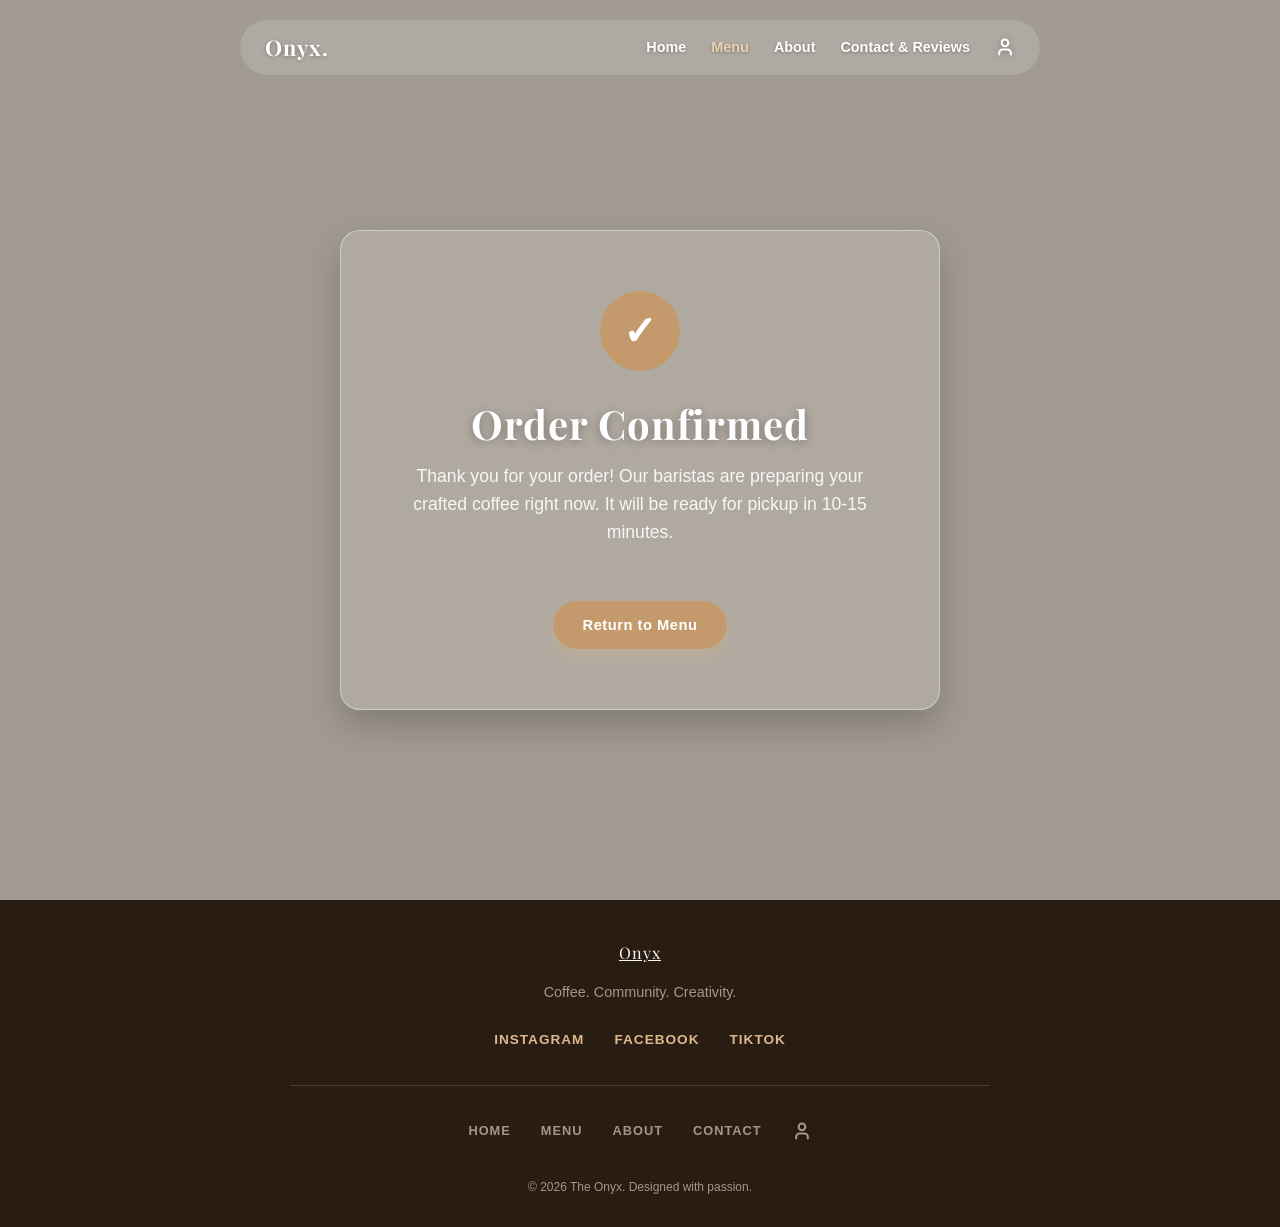
<file: checkout.html>
﻿<!DOCTYPE html>
<html lang="en">
<head>
    <meta charset="UTF-8">
    <meta name="viewport" content="width=device-width, initial-scale=1.0">
    <title>Order Confirmed | Onyx</title>
    <link rel="stylesheet" href="style.css?v=8">
    <link href="https://fonts.googleapis.com/css2?family=Playfair+Display:ital,wght@0,400;0,600;0,700;1,400&family=Inter:wght@300;400;500;600&display=swap" rel="stylesheet">
    <style>
    .checkout-page {
        min-height: 100vh;
        display: flex;
        align-items: center;
        justify-content: center;
        padding: 120px 5% 80px;
        background-image: linear-gradient(rgba(44, 37, 32, 0.4), rgba(44, 37, 32, 0.4)), url('https://images.unsplash.com/photo-1497935586351-b67a49e012bf?auto=format&fit=crop&w=2000');
        background-size: cover;
        background-position: center;
    }
    .success-card {
        background: rgba(255, 255, 255, 0.15);
        backdrop-filter: blur(25px) saturate(120%);
        -webkit-backdrop-filter: blur(25px) saturate(120%);
        border: 1px solid rgba(255, 255, 255, 0.4);
        border-radius: var(--radius-lg);
        padding: 60px;
        text-align: center;
        max-width: 600px;
        width: 100%;
        box-shadow: 0 15px 35px rgba(0,0,0,0.2);
        animation: smoothReveal 0.8s cubic-bezier(0.2, 0.8, 0.2, 1);
    }
    .success-icon {
        width: 80px;
        height: 80px;
        background: var(--gold-dark);
        color: white;
        border-radius: 50%;
        display: flex;
        align-items: center;
        justify-content: center;
        margin: 0 auto 30px;
        font-size: 40px;
        font-weight: bold;
    }
    .success-card h1 {
        color: #ffffff;
        font-size: 2.5rem;
        margin-bottom: 15px;
        text-shadow: 0 2px 10px rgba(0,0,0,0.3);
    }
    .success-card p {
        color: rgba(255, 255, 255, 0.9);
        font-size: 1.1rem;
        margin-bottom: 40px;
        line-height: 1.6;
    }
    .success-card .btn {
        background: var(--gold-dark);
        color: white;
        border: none;
    }
    .success-card .btn:hover {
        background: #ffffff;
        color: var(--text-dark) !important;
    }
</style>
</head>
<body>
    <header>
        <nav class="glass-nav" aria-label="Main navigation">

            <a href="index.html" class="nav-brand">Onyx.</a>

            <ul class="nav-links">

                <li>
                    <a href="index.html">Home</a>
                </li>

                <li>
                    <a href="menu.html" class="active" aria-current="page">Menu</a>
                </li>

                <li>
                    <a href="about.html">About</a>
                </li>

                <li>
                    <a href="contact.html">Contact & Reviews</a>
                </li>

                <li>
                    <a href="login.html"><svg class="nav-icon" viewBox="0 0 24 24" fill="none" stroke="currentColor" stroke-linecap="round" stroke-linejoin="round"><path d="M19 21v-2a4 4 0 0 0-4-4H9a4 4 0 0 0-4 4v2"/><circle cx="12" cy="7" r="4"/></svg></a>
                </li>

            </ul>

        </nav>
    </header>

    <main class="checkout-page">
        <div class="success-card">
            <div class="success-icon">&#10003;</div>
            <h1>Order Confirmed</h1>
            <p>Thank you for your order! Our baristas are preparing your crafted coffee right now. It will be ready for pickup in 10-15 minutes.</p>
            <a href="menu.html" class="btn">Return to Menu</a>
        </div>
    </main>

    <footer>

        <div class="social-links">
            <a href="index.html" class="footer-logo">Onyx</a>
            <p>Coffee. Community. Creativity.</p>
            <div class="social-icons">
                <a href="#" aria-label="Onyx on Instagram">Instagram</a>
                <a href="#" aria-label="Onyx on Facebook">Facebook</a>
                <a href="#" aria-label="Onyx on TikTok">TikTok</a>
            </div>
        </div>

        <div class="footer-links">
            <a href="index.html">Home</a>
            <a href="menu.html">Menu</a>
            <a href="about.html">About</a>
            <a href="contact.html">Contact</a>
            <a href="login.html"><svg class="nav-icon" viewBox="0 0 24 24" fill="none" stroke="currentColor" stroke-linecap="round" stroke-linejoin="round"><path d="M19 21v-2a4 4 0 0 0-4-4H9a4 4 0 0 0-4 4v2"/><circle cx="12" cy="7" r="4"/></svg></a>
        </div>

        <p class="footer-copy">
            &copy; 2026 The Onyx.
            Designed with passion.
        </p>

    </footer>

<script src="app.js"></script>    <script>
        // Smooth scroll hide/show navbar
        let lastScrollY = window.scrollY;
        const navbar = document.querySelector('.glass-nav');
        
        window.addEventListener('scroll', () => {
            if (!navbar) return;
            if (window.scrollY > lastScrollY && window.scrollY > 100) {
                // Scrolling down -> hide
                navbar.style.transform = 'translate(-50%, -150%)';
            } else {
                // Scrolling up -> show
                navbar.style.transform = 'translate(-50%, 0)';
            }
            lastScrollY = window.scrollY;
        }, { passive: true });
    </script>
</body>
</html>
</file>
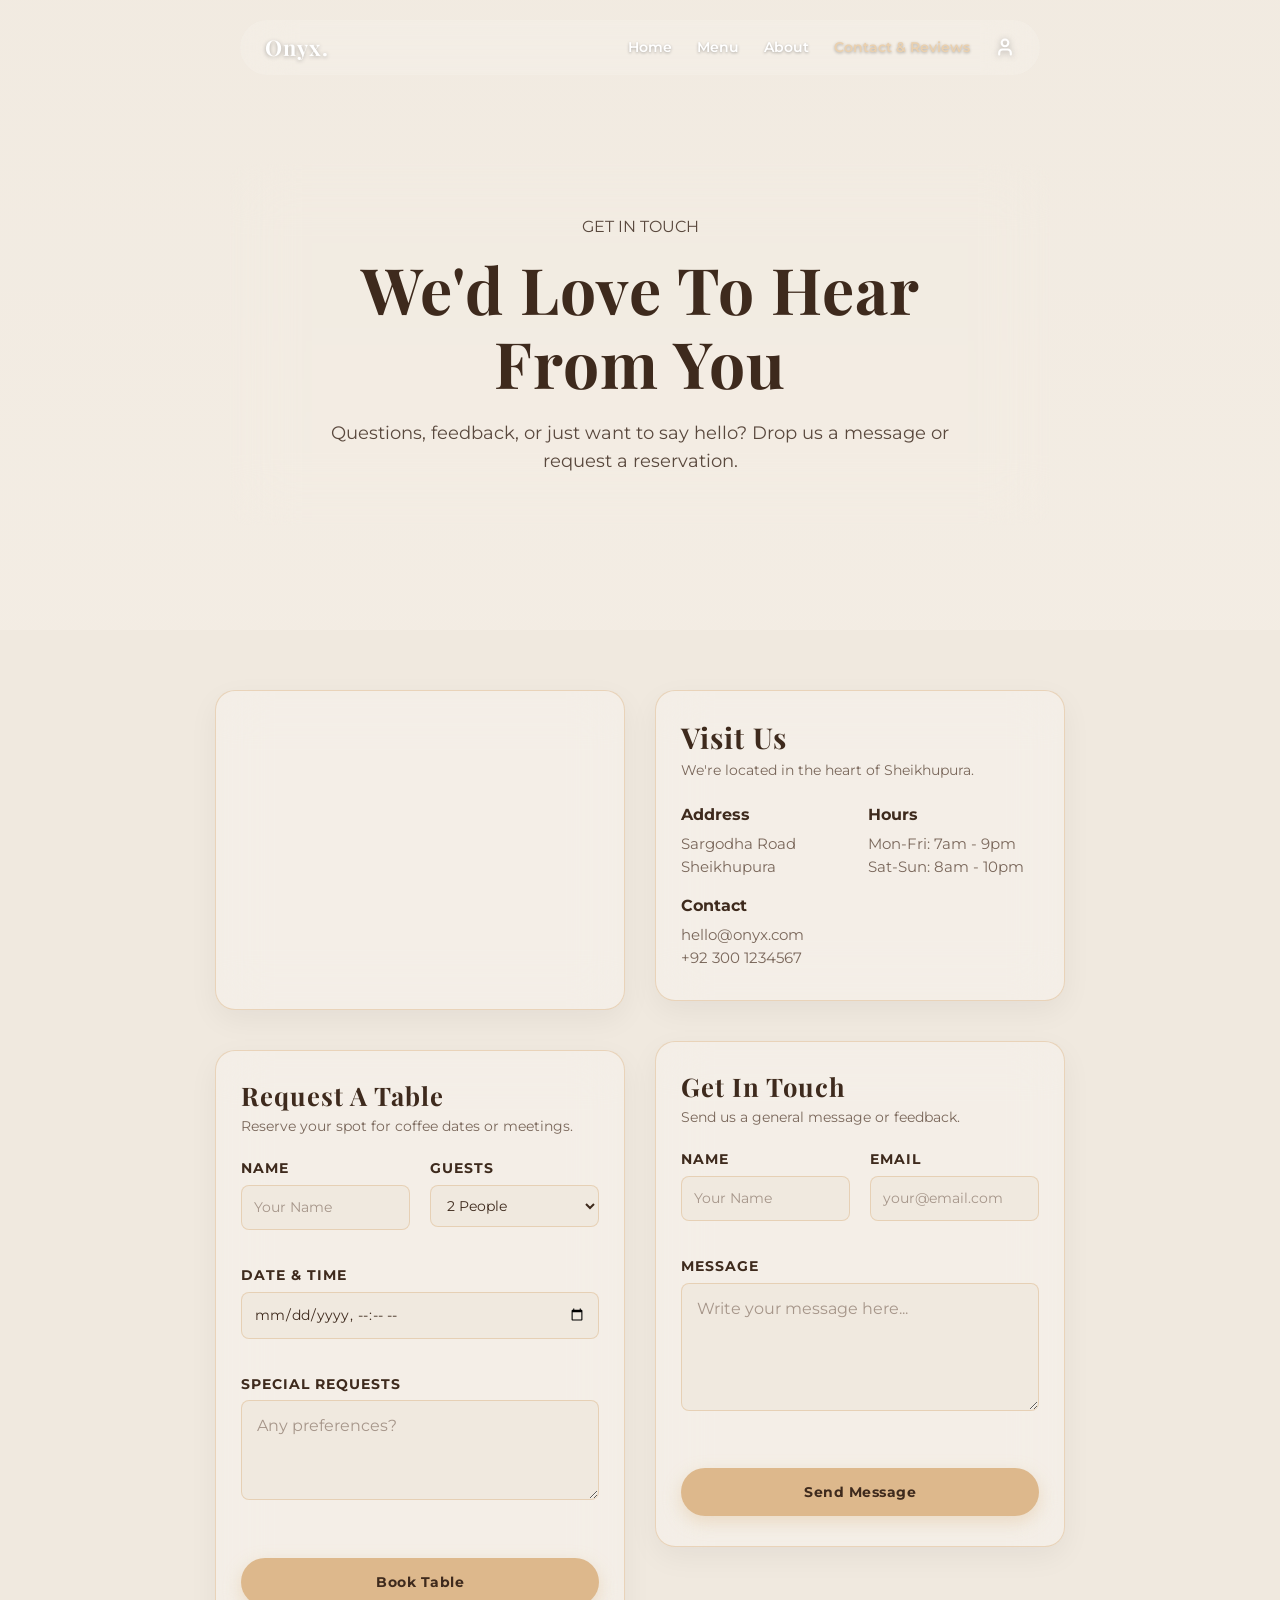
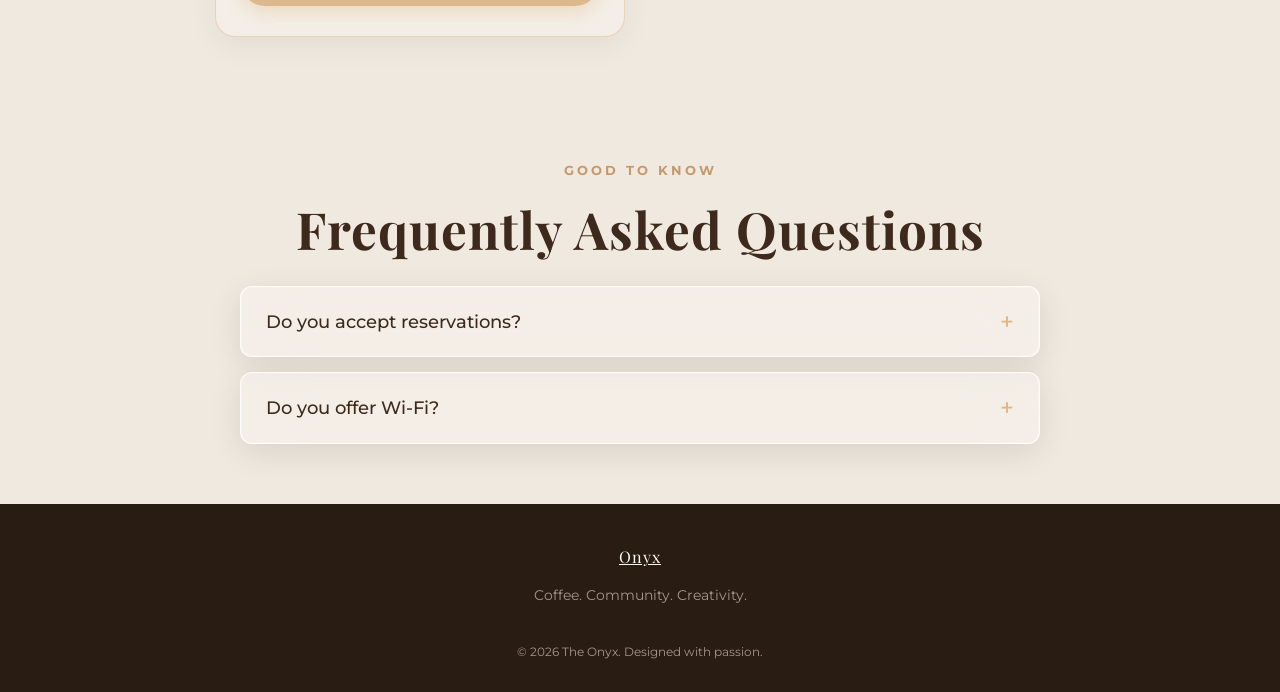
<file: contact.html>
﻿<!DOCTYPE html>
<html lang="en">
<head>
    <meta charset="UTF-8">
    <meta name="viewport" content="width=device-width, initial-scale=1.0">
    <title>Contact & Reviews - Onyx</title>
    <link rel="preconnect" href="https://fonts.googleapis.com">
    <link rel="preconnect" href="https://fonts.gstatic.com" crossorigin>
    <link href="https://fonts.googleapis.com/css2?family=Montserrat:wght@300;400;500;600;700&family=Playfair+Display:ital,wght@0,600;0,700;1,600&display=swap" rel="stylesheet">
    <link rel="stylesheet" href="style.css?v=6">
</head>
<body>
    <header>
        <nav class="glass-nav" aria-label="Main navigation">
            <a href="index.html" class="nav-brand">Onyx.</a>
            <ul class="nav-links">
                <li><a href="index.html">Home</a></li>
                <li><a href="menu.html">Menu</a></li>
                <li><a href="about.html">About</a></li>
                <li><a href="contact.html" class="active">Contact & Reviews</a></li>
                <li><a href="login.html"><svg class="nav-icon" viewBox="0 0 24 24" fill="none" stroke="currentColor" stroke-linecap="round" stroke-linejoin="round"><path d="M19 21v-2a4 4 0 0 0-4-4H9a4 4 0 0 0-4 4v2"/><circle cx="12" cy="7" r="4"/></svg></a></li>
            </ul>
        </nav>
    </header>

    <main>
        <section class="contact-hero parallax">
            <div class="glass-card contact-hero-content">
                <span class="hero-eyebrow">GET IN TOUCH</span>
                <h1>We'd Love To Hear From You</h1>
                <p>Questions, feedback, or just want to say hello? Drop us a message or request a reservation.</p>
            </div>
        </section>

        <!-- =================================================
             UNIFIED CONTACT & RESERVATION DASHBOARD
        ================================================== -->

        <section class="unified-contact-section">
            <div class="unified-contact-grid">
                
                <!-- Left Column: Map & Reservation -->
                <div class="unified-column">
                    <div class="animated-glow-card unified-map-card">
                        <div class="card-inner">
                            <iframe src="https://www.google.com/maps/embed?pb=!1m18!1m12!1m3!1d1701.3712574447437!2d73.9740523!3d31.7161741!2m3!1f0!2f0!3f0!3m2!1i1024!2i768!4f13.1!3m3!1m2!1s0x3918c281df6f5d81%3A0xc3f1a073f1362e8!2sSargodha%20Rd%2C%20Sheikhupura%2C%20Punjab%2C%20Pakistan!5e0!3m2!1sen!2s!4v1700000000000!5m2!1sen!2s" width="100%" height="250" style="border:0; border-radius: var(--radius-md);" allowfullscreen="" loading="lazy" referrerpolicy="no-referrer-when-downgrade"></iframe>
                        </div>
                    </div>

                    <div class="animated-glow-card unified-reservation-card">
                        <div class="card-inner">
                            <div class="unified-form-header">
                                <h2>Request A Table</h2>
                                <p>Reserve your spot for coffee dates or meetings.</p>
                            </div>
                            <form action="#" method="get" class="unified-form">
                                <div class="form-row">
                                    <div class="form-group">
                                        <label for="res-name">Name</label>
                                        <input type="text" id="res-name" name="name" required placeholder="Your Name">
                                    </div>
                                    <div class="form-group">
                                        <label for="guests">Guests</label>
                                        <select id="guests" name="guests">
                                            <option value="1">1 Person</option>
                                            <option value="2" selected>2 People</option>
                                            <option value="3">3 People</option>
                                            <option value="4">4 People</option>
                                            <option value="5+">5+ People</option>
                                        </select>
                                    </div>
                                </div>
                                <div class="form-group">
                                    <label for="date">Date & Time</label>
                                    <input type="datetime-local" id="date" name="date" required>
                                </div>
                                <div class="form-group">
                                    <label for="res-notes">Special Requests</label>
                                    <textarea id="res-notes" name="notes" rows="2" placeholder="Any preferences?"></textarea>
                                </div>
                                <button type="submit" class="btn contact-submit">Book Table</button>
                            </form>
                        </div>
                    </div>
                </div>

                <!-- Right Column: Info & Message -->
                <div class="unified-column">
                    <div class="animated-glow-card unified-info-card">
                        <div class="card-inner">
                            <div class="unified-info-header">
                                <h2>Visit Us</h2>
                                <p>We're located in the heart of Sheikhupura.</p>
                            </div>
                            <div class="unified-details-grid">
                                <div class="detail-item">
                                    <strong>Address</strong>
                                    <p>Sargodha Road<br>Sheikhupura</p>
                                </div>
                                <div class="detail-item">
                                    <strong>Hours</strong>
                                    <p>Mon-Fri: 7am - 9pm<br>Sat-Sun: 8am - 10pm</p>
                                </div>
                                <div class="detail-item">
                                    <strong>Contact</strong>
                                    <p>hello@onyx.com<br>+92 300 1234567</p>
                                </div>
                            </div>
                        </div>
                    </div>

                    <div class="animated-glow-card unified-message-card">
                        <div class="card-inner">
                            <div class="unified-form-header">
                                <h2>Get In Touch</h2>
                                <p>Send us a general message or feedback.</p>
                            </div>
                            <form action="#" method="get" class="unified-form">
                                <div class="form-row">
                                    <div class="form-group">
                                        <label for="msg-name">Name</label>
                                        <input type="text" id="msg-name" name="name" required placeholder="Your Name">
                                    </div>
                                    <div class="form-group">
                                        <label for="msg-email">Email</label>
                                        <input type="email" id="msg-email" name="email" required placeholder="your@email.com">
                                    </div>
                                </div>
                                <div class="form-group">
                                    <label for="message">Message</label>
                                    <textarea id="message" name="message" rows="4" required placeholder="Write your message here..."></textarea>
                                </div>
                                <button type="submit" class="btn contact-submit">Send Message</button>
                            </form>
                        </div>
                    </div>
                </div>

            </div>
        </section>

        <!-- FAQ -->
        <section class="faq-section">
            <div class="section-heading">
                <span class="section-eyebrow">GOOD TO KNOW</span>
                <h2>Frequently Asked Questions</h2>
            </div>
            <div class="faq-list">
                <details class="glass-card faq-item"><summary>Do you accept reservations?</summary><p>Yes, use the form above.</p></details>
                <details class="glass-card faq-item"><summary>Do you offer Wi-Fi?</summary><p>Yes, complimentary Wi-Fi is available.</p></details>
            </div>
        </section>
    </main>

    <footer>
        <div class="social-links">
            <a href="index.html" class="footer-logo">Onyx</a>
            <p>Coffee. Community. Creativity.</p>
        </div>
        <p class="footer-copy">&copy; 2026 The Onyx. Designed with passion.</p>
    </footer>
    <script src="app.js"></script>
    <script>
        // Smooth scroll hide/show navbar
        let lastScrollY = window.scrollY;
        const navbar = document.querySelector('.glass-nav');
        
        window.addEventListener('scroll', () => {
            if (!navbar) return;
            if (window.scrollY > lastScrollY && window.scrollY > 100) {
                // Scrolling down -> hide
                navbar.style.transform = 'translate(-50%, -150%)';
            } else {
                // Scrolling up -> show
                navbar.style.transform = 'translate(-50%, 0)';
            }
            lastScrollY = window.scrollY;
        }, { passive: true });
    </script>
</body>
</file>
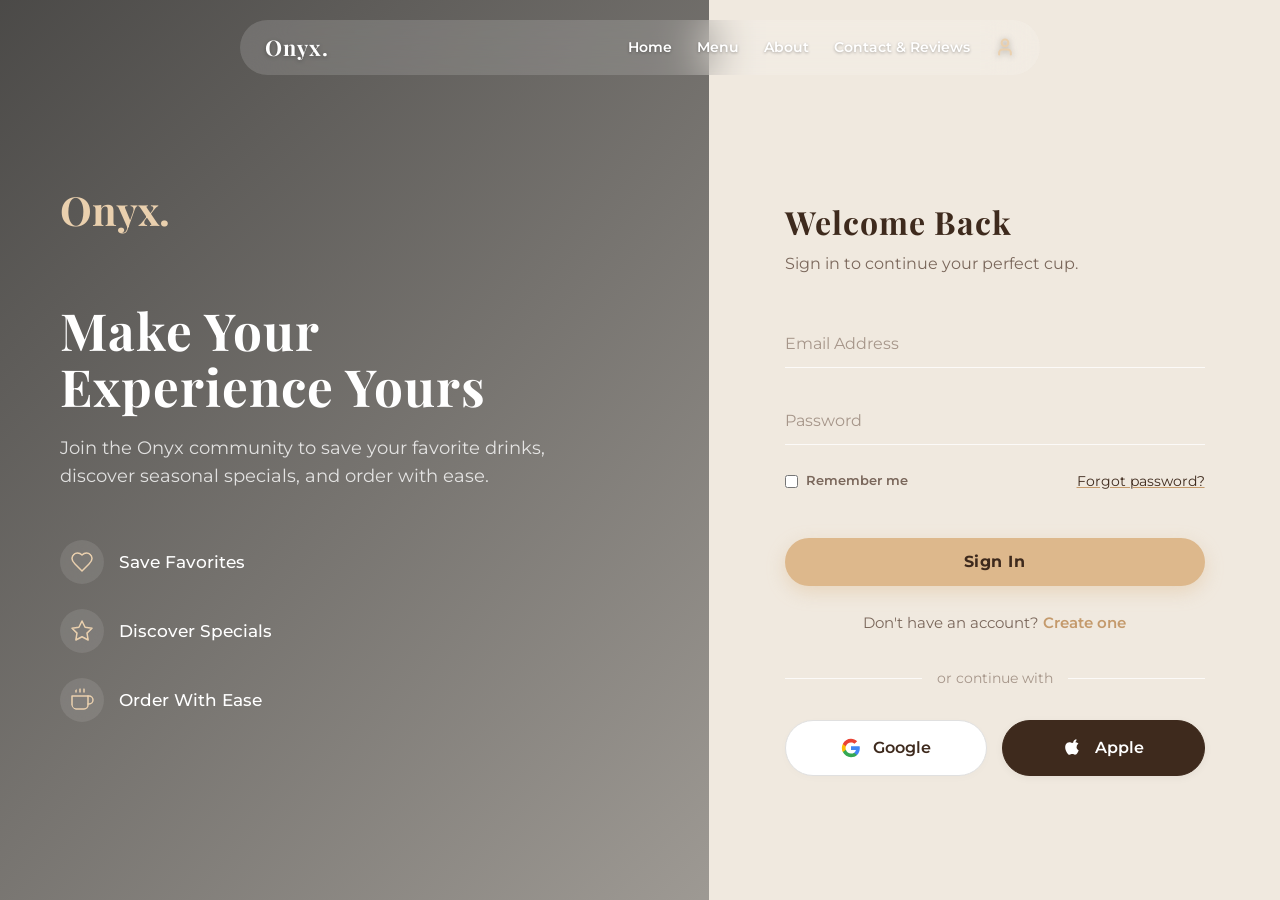
<file: login.html>
﻿<!DOCTYPE html>
<html lang="en">

<head>
    <meta charset="UTF-8">
    <meta name="viewport" content="width=device-width, initial-scale=1.0">
    <meta name="description" content="Sign in to your Onyx account and continue your coffee experience.">
    <title>The Onyx | Login</title>
    
    <link href="https://fonts.googleapis.com/css2?family=Montserrat:wght@300;400;500;600;700&family=Playfair+Display:ital,wght@0,600;0,700;1,600&display=swap" rel="stylesheet">
    <link rel="stylesheet" href="style.css">
    
    <script src="auth.js" defer></script>
    <style> footer { display: none !important; } </style>
</head>

<body>

    

    <header>
        <nav class="glass-nav" aria-label="Main navigation">
            <a href="index.html" class="nav-brand">Onyx.</a>
            <ul class="nav-links">
                <li><a href="index.html">Home</a></li>
                <li><a href="menu.html">Menu</a></li>
                <li><a href="about.html">About</a></li>
                <li><a href="contact.html">Contact & Reviews</a></li>
                <li><a href="login.html" class="active" aria-current="page"><svg class="nav-icon" viewBox="0 0 24 24" fill="none" stroke="currentColor" stroke-linecap="round" stroke-linejoin="round"><path d="M19 21v-2a4 4 0 0 0-4-4H9a4 4 0 0 0-4 4v2"/><circle cx="12" cy="7" r="4"/></svg></a></li>
            </ul>
        </nav>
    </header>

        <main class="auth-split-layout">
        <!-- LEFT SIDE: Visual & Brand -->
        <div class="auth-visual parallax">
            <div class="auth-visual-overlay"></div>
            <div class="auth-visual-content">
                <a href="index.html" class="auth-brand-logo">Onyx.</a>
                <div class="auth-visual-text">
                    <h2>Make Your Experience Yours</h2>
                    <p>Join the Onyx community to save your favorite drinks, discover seasonal specials, and order with ease.</p>
                </div>
                
                <div class="auth-benefits-list">
                    <div class="auth-benefit-item">
                        <svg width="24" height="24" viewBox="0 0 24 24" fill="none" stroke="currentColor" stroke-width="1.5" stroke-linecap="round" stroke-linejoin="round"><path d="M19 14c1.49-1.46 3-3.21 3-5.5A5.5 5.5 0 0 0 16.5 3c-1.76 0-3 .5-4.5 2-1.5-1.5-2.74-2-4.5-2A5.5 5.5 0 0 0 2 8.5c0 2.3 1.5 4.05 3 5.5l7 7Z"/></svg>
                        <span>Save Favorites</span>
                    </div>
                    <div class="auth-benefit-item">
                        <svg width="24" height="24" viewBox="0 0 24 24" fill="none" stroke="currentColor" stroke-width="1.5" stroke-linecap="round" stroke-linejoin="round"><polygon points="12 2 15.09 8.26 22 9.27 17 14.14 18.18 21.02 12 17.77 5.82 21.02 7 14.14 2 9.27 8.91 8.26 12 2"/></svg>
                        <span>Discover Specials</span>
                    </div>
                    <div class="auth-benefit-item">
                        <svg width="24" height="24" viewBox="0 0 24 24" fill="none" stroke="currentColor" stroke-width="1.5" stroke-linecap="round" stroke-linejoin="round"><path d="M18 8h1a4 4 0 0 1 0 8h-1"/><path d="M2 8h16v9a4 4 0 0 1-4 4H6a4 4 0 0 1-4-4V8z"/><line x1="6" y1="1" x2="6" y2="4"/><line x1="10" y1="1" x2="10" y2="4"/><line x1="14" y1="1" x2="14" y2="4"/></svg>
                        <span>Order With Ease</span>
                    </div>
                </div>
            </div>
        </div>

        <!-- RIGHT SIDE: The Form Container -->
        <div class="auth-form-container">
            <div class="auth-form-wrapper">
                
                <input type="checkbox" id="form-toggle" class="sr-only">

                <!-- Dynamic Message Box targeted by JS -->
                <div id="authMessage" class="auth-message"></div>

                <!-- SIGN IN VIEW -->
                <div class="view-signin">
                    <div class="auth-header">
                        <h1>Welcome Back</h1>
                        <p>Sign in to continue your perfect cup.</p>
                    </div>

                    <form id="loginForm" class="modern-auth-form">
                        <div class="modern-input-group">
                            <input type="email" id="loginEmail" placeholder=" " required>
                            <label for="loginEmail">Email Address</label>
                        </div>
                        
                        <div class="modern-input-group">
                            <input type="password" id="loginPassword" placeholder=" " required>
                            <label for="loginPassword">Password</label>
                        </div>

                        <div class="auth-options">
                            <label class="remember-me">
                                <input type="checkbox"> Remember me
                            </label>
                            <a href="#" class="forgot-password">Forgot password?</a>
                        </div>

                        <button type="submit" class="btn btn-primary auth-submit-btn">Sign In</button>
                        
                        <div class="auth-switch-prompt">
                            Don't have an account? <label for="form-toggle" class="switch-link">Create one</label>
                        </div>
                    </form>

                    <div class="auth-divider"><span>or continue with</span></div>
                    
                    <div class="auth-social-group">
                        <button class="btn-social">
                            <svg width="20" height="20" viewBox="0 0 24 24" fill="none" xmlns="http://www.w3.org/2000/svg"><path d="M22.56 12.25c0-.78-.07-1.53-.2-2.25H12v4.26h5.92c-.26 1.37-1.04 2.53-2.21 3.31v2.77h3.57c2.08-1.92 3.28-4.74 3.28-8.09z" fill="#4285F4"/><path d="M12 23c2.97 0 5.46-.98 7.28-2.66l-3.57-2.77c-.98.66-2.23 1.06-3.71 1.06-2.86 0-5.29-1.93-6.16-4.53H2.18v2.84C3.99 20.53 7.7 23 12 23z" fill="#34A853"/><path d="M5.84 14.09c-.22-.66-.35-1.36-.35-2.09s.13-1.43.35-2.09V7.07H2.18C1.43 8.55 1 10.22 1 12s.43 3.45 1.18 4.93l2.85-2.22.81-.62z" fill="#FBBC05"/><path d="M12 5.38c1.62 0 3.06.56 4.21 1.64l3.15-3.15C17.45 2.09 14.97 1 12 1 7.7 1 3.99 3.47 2.18 7.07l3.66 2.84c.87-2.6 3.3-4.53 6.16-4.53z" fill="#EA4335"/></svg>
                            Google
                        </button>
                        <button class="btn-social">
                            <svg width="20" height="20" viewBox="0 0 24 24" fill="currentColor" xmlns="http://www.w3.org/2000/svg"><path d="M16.36 10.84c-.03-2.58 2.1-3.83 2.19-3.88-1.2-1.75-3.06-1.98-3.75-2.01-1.58-.16-3.08.93-3.89.93-.8 0-2.03-.9-3.32-.88-1.68.02-3.23.97-4.1 2.49-1.76 3.06-.45 7.58 1.28 10.08.85 1.22 1.86 2.58 3.16 2.53 1.25-.05 1.73-.81 3.25-.81 1.5 0 1.95.81 3.25.79 1.34-.03 2.21-1.24 3.05-2.46.97-1.42 1.38-2.79 1.4-2.86-.03-.02-2.67-1.02-2.71-4.01zM15.11 4.54c.69-.84 1.15-2 1.02-3.16-1 .04-2.2.66-2.9 1.51-.62.75-1.16 1.94-1 3.08 1.12.09 2.22-.59 2.88-1.43z"/></svg>
                            Apple
                        </button>
                    </div>
                </div>

                <!-- SIGN UP VIEW -->
                <div class="view-signup">
                    <div class="auth-header">
                        <h1>Join Onyx</h1>
                        <p>Create an account to personalize your experience.</p>
                    </div>

                    <form id="signupForm" class="modern-auth-form">
                        <div class="modern-input-group">
                            <input type="text" id="signupName" placeholder=" " required>
                            <label for="signupName">Full Name</label>
                        </div>

                        <div class="modern-input-group">
                            <input type="email" id="signupEmail" placeholder=" " required>
                            <label for="signupEmail">Email Address</label>
                        </div>
                        
                        <div class="modern-input-group">
                            <input type="password" id="signupPassword" placeholder=" " minlength="6" required>
                            <label for="signupPassword">Create Password</label>
                        </div>

                        <button type="submit" class="btn btn-primary auth-submit-btn">Create Account</button>
                        
                        <div class="auth-switch-prompt">
                            Already have an account? <label for="form-toggle" class="switch-link">Sign In</label>
                        </div>
                    </form>

                    <div class="auth-divider"><span>or sign up with</span></div>
                    
                    <div class="auth-social-group">
                        <button class="btn-social">
                            <svg width="20" height="20" viewBox="0 0 24 24" fill="none" xmlns="http://www.w3.org/2000/svg"><path d="M22.56 12.25c0-.78-.07-1.53-.2-2.25H12v4.26h5.92c-.26 1.37-1.04 2.53-2.21 3.31v2.77h3.57c2.08-1.92 3.28-4.74 3.28-8.09z" fill="#4285F4"/><path d="M12 23c2.97 0 5.46-.98 7.28-2.66l-3.57-2.77c-.98.66-2.23 1.06-3.71 1.06-2.86 0-5.29-1.93-6.16-4.53H2.18v2.84C3.99 20.53 7.7 23 12 23z" fill="#34A853"/><path d="M5.84 14.09c-.22-.66-.35-1.36-.35-2.09s.13-1.43.35-2.09V7.07H2.18C1.43 8.55 1 10.22 1 12s.43 3.45 1.18 4.93l2.85-2.22.81-.62z" fill="#FBBC05"/><path d="M12 5.38c1.62 0 3.06.56 4.21 1.64l3.15-3.15C17.45 2.09 14.97 1 12 1 7.7 1 3.99 3.47 2.18 7.07l3.66 2.84c.87-2.6 3.3-4.53 6.16-4.53z" fill="#EA4335"/></svg>
                            Google
                        </button>
                        <button class="btn-social">
                            <svg width="20" height="20" viewBox="0 0 24 24" fill="currentColor" xmlns="http://www.w3.org/2000/svg"><path d="M16.36 10.84c-.03-2.58 2.1-3.83 2.19-3.88-1.2-1.75-3.06-1.98-3.75-2.01-1.58-.16-3.08.93-3.89.93-.8 0-2.03-.9-3.32-.88-1.68.02-3.23.97-4.1 2.49-1.76 3.06-.45 7.58 1.28 10.08.85 1.22 1.86 2.58 3.16 2.53 1.25-.05 1.73-.81 3.25-.81 1.5 0 1.95.81 3.25.79 1.34-.03 2.21-1.24 3.05-2.46.97-1.42 1.38-2.79 1.4-2.86-.03-.02-2.67-1.02-2.71-4.01zM15.11 4.54c.69-.84 1.15-2 1.02-3.16-1 .04-2.2.66-2.9 1.51-.62.75-1.16 1.94-1 3.08 1.12.09 2.22-.59 2.88-1.43z"/></svg>
                            Apple
                        </button>
                    </div>
                </div>

            </div>
        </div>
    </main>

    <footer>
        <div class="social-links">
            <a href="index.html" class="footer-logo">Onyx</a>
            <p>Coffee. Community. Creativity.</p>
            <div class="social-icons">
                <a href="#" aria-label="Onyx on Instagram">Instagram</a>
                <a href="#" aria-label="Onyx on Facebook">Facebook</a>
                <a href="#" aria-label="Onyx on TikTok">TikTok</a>
            </div>
        </div>

        <div class="footer-links">
            <a href="index.html">Home</a>
            <a href="menu.html">Menu</a>
            <a href="about.html">About</a>
            <a href="contact.html">Contact</a>
            <a href="login.html"><svg class="nav-icon" viewBox="0 0 24 24" fill="none" stroke="currentColor" stroke-linecap="round" stroke-linejoin="round"><path d="M19 21v-2a4 4 0 0 0-4-4H9a4 4 0 0 0-4 4v2"/><circle cx="12" cy="7" r="4"/></svg></a>
        </div>

        <p class="footer-copy">
            &copy; 2026 The Onyx. Designed with passion.
        </p>
    </footer>

<script src="app.js"></script>    <script>
        // Smooth scroll hide/show navbar
        let lastScrollY = window.scrollY;
        const navbar = document.querySelector('.glass-nav');
        
        window.addEventListener('scroll', () => {
            if (!navbar) return;
            if (window.scrollY > lastScrollY && window.scrollY > 100) {
                // Scrolling down -> hide
                navbar.style.transform = 'translate(-50%, -150%)';
            } else {
                // Scrolling up -> show
                navbar.style.transform = 'translate(-50%, 0)';
            }
            lastScrollY = window.scrollY;
        }, { passive: true });
    </script>
</body>
</html>
</file>
<file: style.css>
﻿/* =========================================================
   1. VARIABLES & BASE (LATTE & LORE SCHEME)
========================================================= */
:root {
    --bg: #F0E9DF;         /* Very soft warm cream */
    --bg-dark: #E6DBCD;    /* Slightly deeper latte cream for contrast */
    --bg-soft: rgba(255, 255, 255, 0.25);    /* Pure white for popping cards */
    --text: #59483D;       /* Medium warm brown for readability */
    --text-soft: #7A675B;  /* Muted brown for paragraphs */
    --text-muted: #A6968A; /* Soft taupe for details */
    --text-dark: #3E2A1D;  /* Deep roasted espresso for headings */

    --gold: #DDB88C;       /* Soft caramel from the image buttons */
    --gold-light: #EAD0AE;
    --gold-dark: #C49A6C;
    --gold-soft: rgba(221, 184, 140, 0.2);
    --gold-border: rgba(221, 184, 140, 0.5);
    --glass-border: rgba(255, 255, 255, 0.8);

    --border: rgba(62, 42, 29, 0.08);
    --border-soft: rgba(62, 42, 29, 0.04);
    --danger: #59483D;
    --success: #369b53;

    /* Warm, glowing shadows */
    --shadow: 0 12px 35px rgba(62, 42, 29, 0.05);
    --gold-shadow: 0 15px 40px rgba(221, 184, 140, 0.25);

    --radius-sm: 8px;
    --radius-md: 12px;
    --radius-lg: 20px;
    --radius-pill: 999px;
    --ease: 0.3s ease;
    --ease-fast: 0.2s ease;
    --ease-slow: 0.55s ease;
}

* { margin: 0; padding: 0; box-sizing: border-box; }
html { scroll-behavior: smooth; }

body {
    min-height:calc(100vh - 120px);
    overflow-x: hidden;
    background: var(--bg);
    color: var(--text);
    font-family: "Montserrat", sans-serif;
    line-height: 1.6;
    -webkit-font-smoothing: antialiased;
    text-rendering: optimizeLegibility;
}

img { display: block; max-width: 100%; }
button, input, textarea, select { font: inherit; }
button { border: 0; }
a { color: inherit; }
h1, h2, h3, h4, .logo, .footer-logo { font-family: "Playfair Display", serif; letter-spacing: 1px; color: var(--text-dark); }
h1, h2, h3 { line-height: 1.15; }
p { color: var(--text-soft); }
fieldset { border: 0; }
::selection { background: var(--gold); color: var(--text-dark); }
:focus-visible { outline: 2px solid var(--gold); outline-offset: 4px; }
.sr-only { position:absolute; width:1px; height:1px; padding:0; margin:-1px; overflow:hidden; clip:rect(0,0,0,0); white-space:nowrap; border:0; }

::-webkit-scrollbar { width: 10px; }
::-webkit-scrollbar-track { background: var(--bg-dark); }
::-webkit-scrollbar-thumb { background: var(--gold-dark); border-radius: var(--radius-pill); }
::-webkit-scrollbar-thumb:hover { background: var(--text-dark); }

/* JS Message Box */
.auth-message { padding: 12px; margin-bottom: 20px; border-radius: var(--radius-sm); font-size: 0.85rem; font-weight: 600; text-align: center; display: none; }
.auth-message.error { background: rgba(89, 72, 61, 0.1); color: var(--danger); border: 1px solid rgba(89, 72, 61, 0.3); }
.auth-message.success { background: rgba(54, 155, 83, 0.1); color: var(--success); border: 1px solid rgba(54, 155, 83, 0.3); }

/* =========================================================
   3. LATTE GLASSMORPHISM CARDS
========================================================= */
.glass-card { box-shadow: inset 0 0 0 1px rgba(255, 255, 255, 0.2), 0 8px 32px rgba(0, 0, 0, 0.1);
    background: var(--bg-soft);
    backdrop-filter: blur(30px); -webkit-backdrop-filter: blur(30px);
    border-radius: var(--radius-lg);
    border: 1px solid rgba(255, 255, 255, 0.9);
    position: relative;
    transition: transform var(--ease), box-shadow var(--ease), border-color var(--ease);
}
.glass-card:hover { background: var(--bg-soft); 
    transform: translateY(-3px);
    border-color: var(--gold-border); 
    box-shadow: var(--gold-shadow); 
}

/* =========================================================
   4. UI COMPONENTS 
========================================================= */
.parallax { background-position:center; background-repeat:no-repeat; background-size:cover; background-attachment:fixed; }

.btn {
    position:relative; display:inline-flex; align-items:center; justify-content:center; min-height:48px; padding:12px 30px;
    margin-top:15px; overflow:hidden; 
    color:var(--text-dark); 
    background: var(--gold); 
    border:none; border-radius:var(--radius-pill); font-size:.92rem; font-weight:700; line-height:1; letter-spacing: 0.5px;
    text-align:center; text-decoration:none; cursor:pointer; box-shadow:0 6px 18px rgba(221, 184, 140, 0.4);
    transition:transform var(--ease-fast), box-shadow var(--ease-fast), background var(--ease-fast);
}
.btn:hover { transform:translateY(-2px); box-shadow:0 10px 25px rgba(221, 184, 140, 0.6); background: var(--gold-dark); color: #fff; }
.btn:active { transform:translateY(0); }

.btn-secondary { color:var(--text-dark); background:transparent; border:2px solid var(--gold); box-shadow:none; }
.btn-secondary:hover { color:var(--text-dark); background:var(--gold-soft); border-color:var(--gold-dark); box-shadow:none; }

.section-eyebrow { display:inline-block; color:var(--gold-dark); font-size:.8rem; font-weight:700; letter-spacing:3px; text-transform:uppercase; margin-bottom: 8px;}
.section-heading { width:min(100%,760px); margin:0 auto 25px; text-align:center; }
.section-heading h2 { margin-top:10px; color:var(--text-dark); font-size:clamp(2.2rem,4vw,3.2rem); line-height: 1.2;}
.section-heading p { margin-top:15px; color:var(--text-soft); font-size:1.05rem; }
.section-action { margin-top:40px; text-align:center; }

@keyframes smoothReveal { 0%{opacity:0;transform:translateY(35px)} 100%{opacity:1;transform:translateY(0)} }

/* =========================================================
   5. HOME PAGE
========================================================= */
.hero {
    min-height: calc(100vh - 120px);
    padding: 110px 8% 60px;
    display: flex;
    align-items: center;
    justify-content: center;
    background-image: linear-gradient(rgba(20, 15, 10, 0.35), rgba(20, 15, 10, 0.35)), url("hero-bg.png");
    background-position: center;
    background-size: cover;
}
/* True Clear Glass Effect for Hero */
.hero-content {
    width: min(100%, 720px);
    padding: 60px;
    text-align: center;
    animation: smoothReveal 1s cubic-bezier(.2,.8,.2,1) forwards;

    /* True Glass Overrides */
    background: rgba(255, 255, 255, 0.1);
    backdrop-filter: blur(16px) saturate(120%);
    -webkit-backdrop-filter: blur(16px) saturate(120%);
    border: 1px solid rgba(255, 255, 255, 0.25);
    box-shadow: 0 15px 35px rgba(0, 0, 0, 0.2);
}
.hero-content h1 { color:var(--text-dark); font-size:clamp(2.5rem,6vw,4.5rem); margin-bottom:20px; text-shadow: 0 2px 15px rgba(255, 255, 255, 0.4); }
.hero-content p { max-width:600px; margin:0 auto; color:var(--text-dark); font-size:clamp(1.05rem,2vw,1.15rem); font-weight: 600; text-shadow: 0 2px 10px rgba(255, 255, 255, 0.4);}
.hero-actions,.about-hero-actions,.contact-hero-actions,.contact-final-actions,.home-reservation-actions { display:flex; align-items:center; justify-content:center; flex-wrap:wrap; gap:15px; margin-top:20px; }

.featured-section,.testimonials-section,.values-section,.about-values-section,.customer-reviews-section,
.featured-section { padding: 20px 8% 40px; background: var(--bg); }

.values-section { background: var(--bg-dark); }

.promo-section,.menu-promo-section { padding:40px 8%; background: var(--bg); }

.promo-content h2 { margin-bottom:16px; color:var(--text-dark); font-size:clamp(2rem,4vw,2.8rem); }
.promo-content p { color:var(--text-soft); font-size:1.05rem; }
.promo-details { display:flex; align-items:center; flex-wrap:wrap; gap:15px; margin-top:25px; }
.promo-details span { color:var(--gold-dark); font-size:1.6rem; font-weight:700; font-family: "Playfair Display", serif;}
.promo-details small { color:var(--text-muted); font-size:.85rem; }
.promo-image { overflow:hidden; position:relative; min-height:100%; }
.promo-image img { position:absolute; top:0; left:0; width:100%; height:100%; object-fit:cover; transition:transform var(--ease-slow); }

.stats-section { padding:80px 8%; background:var(--bg-dark); border-top: 1px solid var(--gold-border); border-bottom: 1px solid var(--gold-border); }
.stats-grid { max-width:1100px; margin:0 auto; display:grid; grid-template-columns:repeat(4,minmax(0,1fr)); gap:30px; }
.stat-item { text-align:center; }
.stat-item strong { display:block; color:var(--text-dark); font-family:"Playfair Display",serif; font-size:clamp(2.2rem,4vw,3.2rem); line-height:1; }
.stat-item span { display:block; margin-top:12px; color:var(--text-soft); font-size:.75rem; font-weight:600; letter-spacing:2px; text-transform:uppercase; }

.story-section { padding:40px 8%; background:var(--bg); }

.story-content h2 { margin:10px 0 20px; color:var(--text-dark); font-size:clamp(2rem,4vw,2.8rem); }
.story-content p { margin-bottom:18px; color:var(--text-soft); font-size: 1.05rem; }
.story-content .btn { align-self:flex-start; }
.story-image { overflow:hidden; position:relative; min-height:100%; }
.story-image img { position:absolute; top:0; left:0; width:100%; height:100%; object-fit:cover; transition:transform var(--ease-slow); }

.home-reservation-section { padding:40px 8%; background: var(--bg-dark); }

.home-reservation-content h2 { margin:9px 0 20px; color:var(--text-dark); font-size:clamp(2rem,4vw,3rem); line-height:1.15; }
.home-reservation-content>p { max-width:600px; color:var(--text-soft); font-size:1.05rem; }
.home-reservation-details { display:flex; flex-wrap:wrap; gap:10px; margin-top:25px; }
.home-reservation-details span { padding:8px 14px; color:var(--text-dark); background:var(--gold-soft); border: 1px solid var(--glass-border); border-radius:var(--radius-sm); font-size:.8rem; font-weight: 600; }
.home-reservation-image { overflow:hidden; position:relative; min-height:100%; }
.home-reservation-image img { position:absolute; top:0; left:0; width:100%; height:100%; object-fit:cover; }

.customer-reviews-section, .testimonials-section { background: var(--bg); padding: 60px 8%; }
.reviews-grid { max-width:1200px; margin:0 auto; display:grid; grid-template-columns:repeat(3,minmax(0,1fr)); gap:30px; }
.review-card { height:100%; padding:30px 20px; background: var(--bg-soft); backdrop-filter: blur(30px); -webkit-backdrop-filter: blur(30px); border: 1px solid var(--glass-border); border-radius: var(--radius-lg);}
.reviewer-avatar { width:50px; height:50px; display:flex; align-items:center; justify-content:center; color:var(--text-dark); background:var(--gold); border-radius:50%; font-family:"Playfair Display",serif; font-size:1.2rem; font-weight:700; }
.reviewer-header h3 { color:var(--text-dark); font-size:1.1rem; }
.reviewer-label,.review-date { color:var(--text-muted); font-size:.75rem; }
.stars { margin-bottom:15px; color:var(--gold-dark); font-size:1.1rem; letter-spacing:2px; }
.review-text { margin-bottom:20px; color:var(--text-soft); font-style:italic; font-size:1rem; line-height: 1.7; }

/* GLOBAL CTAs */
.final-cta { background-image: linear-gradient(rgba(253,248,242,0.2),rgba(253,248,242,0.4)),url("https://images.unsplash.com/photo-1501339847302-ac426a4a7cbb?q=80&w=2000&auto=format&fit=crop"); }

.contact-final-cta { background-image: linear-gradient(rgba(253,248,242,0.2),rgba(253,248,242,0.4)),url("https://images.unsplash.com/photo-1493857671505-72967e2e2760?q=80&w=2000&auto=format&fit=crop"); }

.final-cta-content h2, .about-final-content h2, .contact-final-content h2 { margin: 10px 0 20px; color: var(--text-dark); font-size: clamp(2.5rem,5vw,3.5rem); }
.final-cta-content p, .about-final-content p, .contact-final-content p { color: var(--text); font-size: 1.15rem; margin-bottom: 25px; }

/* =========================================================
   6. MENU PAGE (ORIGINAL BENTO GRID)
========================================================= */
.page-header { padding: 150px 5% 60px; text-align: center; background: var(--bg); }
.page-header h1 { margin-top:10px; color:var(--text-dark); font-size:clamp(2.5rem,5vw,3.5rem); }
.page-header-subtitle { max-width:700px; margin:15px auto 0; color:var(--text-soft); font-size:1.05rem; }
.menu-section { padding-bottom:60px; }
.menu-categories { position:relative; z-index:10; max-width:800px; margin: 0 auto 40px; padding: 8px; display:flex; justify-content:center; align-items:center; flex-wrap:wrap; gap:8px; background: rgba(255, 255, 255, 0.45); backdrop-filter: blur(16px); -webkit-backdrop-filter: blur(16px); border: 1px solid var(--glass-border); border-radius: 50px; box-shadow: var(--shadow); }
.category-link { display:inline-flex; align-items:center; justify-content:center; min-height:40px; padding:8px 22px; color:var(--text-dark); border:1px solid var(--gold-border); border-radius:var(--radius-pill); font-size:.85rem; font-weight:600; text-decoration:none; transition:all var(--ease); background: var(--bg-soft); backdrop-filter: blur(30px); -webkit-backdrop-filter: blur(30px); }
.category-link:hover,.category-link.active { color:var(--text-dark); background:var(--gold); border-color:var(--gold); }

.menu-layout { width:100%; max-width:1450px; margin:0 auto; padding:35px 8% 80px; display:flex; align-items:flex-start; flex-wrap:wrap; gap:40px; }
.menu-grid { flex: 2; min-width: 300px; display: grid; grid-template-columns: repeat(auto-fill, minmax(180px, 1fr)); gap: 12px; width: 100%; }

.menu-item { position: relative; min-width: 0; padding: 12px; display: flex; flex-direction: column; overflow: hidden; opacity: 0; animation: smoothReveal 0.8s cubic-bezier(0.2,0.8,0.2,1) forwards; background: var(--bg-soft); backdrop-filter: blur(20px); -webkit-backdrop-filter: blur(20px); border: 1px solid var(--glass-border); border-radius: var(--radius-md); }
.menu-item:hover { transform:translateY(-4px); box-shadow: var(--gold-shadow);}
.menu-img-container { width: 100%; height: 120px; margin-bottom: 10px; overflow: hidden; border-radius: var(--radius-sm); }
.menu-img-container img { width:100%; height:100%; object-fit:cover; transition:transform .5s ease; }
.menu-item:hover .menu-img-container img { transform:scale(1.05); }
.product-tags,.product-details { display:flex; flex-wrap:wrap; gap:8px; }
.product-tags { margin-bottom: 8px; display: flex; flex-wrap: wrap; gap: 4px; }
.product-tag,.product-details span { padding: 3px 6px; color: var(--text-dark); background: var(--gold-soft); border: 1px solid var(--glass-border); border-radius: var(--radius-sm); font-size: 0.6rem; font-weight: 600; text-transform: uppercase; }
.product-badge,.signature-badge { position:absolute; top:20px; left:20px; z-index:5; padding:6px 14px; color:var(--text-dark); background:var(--gold); border-radius:var(--radius-sm); font-size:.7rem; font-weight:700; letter-spacing:1px; text-transform:uppercase; box-shadow:0 4px 15px rgba(221,184,140,.4); }
.signature-item { border: 2px solid var(--gold-dark); }
.menu-item h2,.menu-item h3 { margin-bottom: 4px; color: var(--text-dark); font-size: 1.15rem; line-height: 1.2; }
.menu-item p { flex-grow: 1; color: var(--text-soft); font-size: 0.8rem; display: -webkit-box; -webkit-line-clamp: 2; line-clamp: 2; -webkit-box-orient: vertical; overflow: hidden; margin-bottom: 8px; line-height: 1.4; }
.product-rating { display: flex; align-items: center; gap: 4px; margin-bottom: 8px; color: var(--gold-dark); font-size: 0.75rem; }
.product-rating span { color:var(--text-muted); font-size:.75rem; }
.product-details { margin-top:10px; }
.product-footer { display: flex; align-items: center; justify-content: space-between; margin-top: auto; border-top: 1px solid var(--gold-border); padding-top: 10px; margin-bottom: 10px; }
.quantity-box { display: flex; align-items: center; gap: 8px; margin: 0; }
.qty-btn { width: 26px; height: 26px; display: flex; align-items: center; justify-content: center; color: var(--text-dark); background: var(--gold-soft); border: 1px solid var(--glass-border); border-radius: 50%; font-size: 1rem; text-decoration: none; transition: all var(--ease-fast); }
.qty-btn:hover { background:var(--gold); color:var(--text-dark); }
.qty-btn:active { transform:scale(.9); }
.qty-num { width:24px; color:var(--text-dark); font-size:1.05rem; font-weight:700; text-align:center; }

.cart-heading { padding-bottom:20px; margin-bottom:20px; border-bottom:1px solid var(--border); }
.cart-heading h2 { margin-top:5px; color:var(--text-dark); font-size:1.8rem; }
.cart-item-count { display:inline-block; margin-top:5px; color:var(--text-muted); font-size:.8rem; font-weight: 600; text-transform: uppercase; letter-spacing: 1px;}
#cart-items { list-style:none; }
#cart-items li { display:flex; align-items:center; justify-content:space-between; gap:15px; padding:15px 0; border-bottom:1px solid var(--border-soft); }
.cart-item-info { display:flex; flex-direction:column; gap:4px; }
.cart-item-info strong { color:var(--text-dark); font-size:.9rem; }
.cart-item-info span { color:var(--text-muted); font-size:.75rem; }
.cart-item-price { display:flex; align-items:center; gap:10px; }
.cart-price { color:var(--gold-dark); font-size:.95rem; font-weight:700; font-family: "Playfair Display", serif;}
.btn-remove { min-width:32px; min-height:32px; margin:0; display: flex; align-items: center; justify-content: center; padding:0; color:var(--danger); background:transparent; border: 1px solid var(--danger); border-radius:50%; font-size:1.1rem; transition: all var(--ease-fast);}
.btn-remove:hover { background:var(--danger); color:#fff; }
.cart-summary { margin-top:25px; padding-top:15px; border-top:1px solid var(--border); }
.summary-row { display:flex; align-items:center; justify-content:space-between; gap:15px; padding:8px 0; color:var(--text-soft); font-size:.85rem; }
.summary-total { padding-top:15px; margin-top:10px; color:var(--text-dark); border-top:1px solid var(--border); font-size:1.05rem; font-weight: 600;}
.summary-total strong { color:var(--gold-dark); font-size:1.4rem; font-family: "Playfair Display", serif;}
.checkout-btn { width:100%; margin-top: 20px;}
.cart-note,.form-note { margin-top:15px; color:var(--text-muted); font-size:.7rem; text-align:center; }
.menu-promo-section { padding:20px 8% 90px; background: var(--bg); }
.menu-promo-card { max-width:1150px; margin:0 auto; padding:40px 50px; display:flex; align-items:center; justify-content:space-between; gap:30px; background: var(--bg-soft); backdrop-filter: blur(30px); -webkit-backdrop-filter: blur(30px); border: 1px solid var(--glass-border); border-radius: var(--radius-lg);}
.menu-promo-card h2 { margin:8px 0 12px; color:var(--text-dark); font-size:clamp(1.7rem,3vw,2.25rem); }
.menu-promo-card p { max-width:700px; color:var(--text-soft); font-size: 1.05rem;}
.menu-promo-card .btn { flex-shrink:0; }

/* =========================================================
   7. ABOUT PAGE
========================================================= */
.about-hero { min-height:70vh; padding:110px 8% 70px; display:flex; align-items:center; justify-content:center; background-image:linear-gradient(rgba(253,248,242,0.1),rgba(253,248,242,0.3)),url("https://images.unsplash.com/photo-1447933601403-0c6688de566e?q=80&w=2000&auto=format&fit=crop"); background-size: cover; background-position: center; }

.about-intro-section { padding:70px 8%; background:var(--bg); }

.about-intro-content h2 { margin:10px 0 20px; color:var(--text-dark); font-size:clamp(2rem,4vw,2.8rem); line-height: 1.2; }
.about-intro-content p { margin-bottom:18px; color:var(--text-soft); font-size: 1.05rem; }

.atmosphere-section { padding:70px 8%; background:var(--bg-dark); border-top: 1px solid var(--gold-border); }

.atmosphere-content h2 { margin:10px 0 20px; color:var(--text-dark); font-size:clamp(2rem,4vw,2.8rem); line-height: 1.2; }
.atmosphere-content p { margin-bottom:18px; color:var(--text-soft); font-size: 1.05rem; }

/* =========================================================
   8. CONTACT PAGE
========================================================= */
.contact-hero { min-height:70vh; padding:110px 8% 50px; display:flex; align-items:center; justify-content:center; background-image:linear-gradient(rgba(253,248,242,0.1),rgba(253,248,242,0.3)),url("https://images.unsplash.com/photo-1495474472287-4d71bcdd2085?q=80&w=2000&auto=format&fit=crop"); background-size: cover; background-position: center;}
.contact-hero-content { max-width:820px; padding:50px; text-align:center; background: transparent; border: none; box-shadow: none; }
.contact-hero-content h1 { margin:12px 0 20px; color:var(--text-dark); font-size:clamp(2.4rem,6vw,4rem); }
.contact-hero-content p { max-width:680px; margin:0 auto; color:var(--text); font-size:1.1rem; }
.contact-info-section { padding:70px 8%; background:var(--bg-dark); border-top: 1px solid var(--gold-border); border-bottom: 1px solid var(--gold-border); }

.contact-info-card { padding:30px 20px; text-align:center; }
.contact-info-icon { width:60px; height:60px; margin:0 auto 20px; display:flex; align-items:center; justify-content:center; background:var(--gold); color: var(--text-dark); border-radius:50%; font-size:1.4rem; transition: transform var(--ease), background var(--ease); }
.contact-info-card:hover .contact-info-icon { transform: translateY(-5px); background: var(--gold-dark); color: #fff; }
.contact-info-card h3 { margin-bottom:10px; color:var(--text-dark); font-size:1.35rem; }
.contact-info-card p { color:var(--text-soft); font-size:.9rem; }
.open-status { display:inline-block; margin-top:15px; color:var(--success); font-size:.8rem; font-weight:600; }
.contact-main-section { padding:40px 8% 70px; background:var(--bg); }
.location-card,.contact-form-card,.reservation-intro,.reservation-form-card { padding:50px; background: var(--bg-soft); backdrop-filter: blur(30px); -webkit-backdrop-filter: blur(30px); border: 1px solid var(--glass-border); border-radius: var(--radius-lg); box-shadow: var(--shadow); }
.contact-section-heading h2 { margin:8px 0 12px; color:var(--text-dark); font-size:clamp(2rem,3vw,2.5rem); }
.contact-section-heading p { color:var(--text-soft); font-size:1.05rem; }
.location-details { display:grid; grid-template-columns:repeat(2,minmax(0,1fr)); gap:20px; margin-top:35px; }
.location-detail { display:flex; align-items:flex-start; gap:15px; padding:20px; background:var(--bg-dark); border:1px solid var(--gold-border); border-radius:var(--radius-md); }
.detail-icon { flex-shrink:0; font-size:1.3rem; }
.location-detail strong { display:block; margin-bottom:5px; color:var(--text-dark); font-size:.9rem; }
.location-detail p { color:var(--text-soft); font-size:.8rem; }
.map-container { width:100%; height:320px; margin-top:30px; overflow:hidden; border:1px solid var(--gold-border); border-radius:var(--radius-md); }
.map-container iframe { width:100%; height:100%; border:0; }
.location-card>.btn { width:100%; }

.form-group { margin-bottom:15px; text-align:left; }
.form-group label,.form-group legend,.radio-group legend,.rating-group legend { display:block; margin-bottom:10px; color:var(--text-dark); font-size:.85rem; font-weight:700; text-transform: uppercase; letter-spacing: 1px;}
.form-group input,.form-group textarea,.form-group select { width:100%; padding:12px 15px; color:var(--text-dark); background:var(--bg); border:1px solid var(--gold-border); border-radius:var(--radius-sm); font-size:1rem; transition:border-color var(--ease), box-shadow var(--ease); }
.form-group textarea { min-height:140px; resize:vertical; }
.form-group input::placeholder,.form-group textarea::placeholder { color:var(--text-muted); }
.form-group input:focus,.form-group textarea:focus,.form-group select:focus { outline:none; border-color:var(--text-dark); background:#fff; }
.radio-options { display:flex; flex-wrap:wrap; gap:12px; margin-top:8px; }
.radio-options label { display:inline-flex; align-items:center; gap:8px; padding:10px 16px; color:var(--text-dark); background:var(--bg); border:1px solid var(--gold-border); border-radius:var(--radius-sm); font-size:.85rem; cursor:pointer; transition:all var(--ease-fast); font-weight: 500;}
.radio-options label:hover { border-color:var(--text-dark); background: var(--gold-soft);}
.radio-options input { accent-color:var(--gold-dark); }
.rating-options { display:flex; align-items:center; gap:10px; }
.rating-options label { position:relative; cursor:pointer; }
.rating-options input { position:absolute; opacity:0; pointer-events:none; }
.rating-options label span[aria-hidden="true"] { color:var(--gold-border); font-size:2rem; transition:color var(--ease-fast),transform var(--ease-fast); }
.rating-options label:hover span[aria-hidden="true"],.rating-options input:checked ~ span[aria-hidden="true"] { color:var(--gold-dark); transform:translateY(-2px); }

.reservation-section { padding:35px 8% 70px; background:var(--bg-dark); border-top: 1px solid var(--gold-border); }

.reservation-intro { display:flex; flex-direction:column; justify-content:center; background: transparent; border: none; box-shadow: none; padding: 0;}
.reservation-intro h2 { margin:10px 0 20px; color:var(--text-dark); font-size:clamp(2rem,4vw,2.8rem); line-height:1.2; }
.reservation-intro>p { color:var(--text-soft); font-size:1.05rem; }
.reservation-perks { display:grid; gap:20px; margin-top:35px; }
.reservation-perk { display:flex; align-items:flex-start; gap:15px; padding:20px; background:var(--bg-soft); border:1px solid var(--gold-border); border-radius:12px; box-shadow: var(--shadow); }
.reservation-perk-icon { width:45px; height:45px; flex-shrink:0; display:flex; align-items:center; justify-content:center; color:var(--text-dark); background:var(--gold); border-radius:50%; font-size:1.1rem; }
.reservation-perk strong { display:block; margin-bottom:5px; color:var(--text-dark); font-size:.95rem; }
.reservation-perk p { color:var(--text-soft); font-size:.85rem; }
.reservation-form { margin-top:25px; }
.reservation-row { display:grid; grid-template-columns:1fr 1fr; gap:20px; }
.reservation-seating { margin-top:5px; }
.reservation-submit { width:100%; margin-top:5px; }

/* =========================================================
   9. LOGIN PAGE
========================================================= */

.login-heading h1 { margin-bottom:10px; color:var(--text-dark); font-size:clamp(2rem,4vw,2.5rem); }
.login-heading p { margin-bottom:20px; color: var(--text-soft); font-size:.95rem; }

.password-label-row { display:flex; align-items:center; justify-content:space-between; gap:12px; margin-bottom:10px; }
.password-label-row label { margin-bottom:0; }
.forgot-link { color:var(--gold-dark); font-size:.75rem; text-decoration:none; transition:color var(--ease); font-weight: 600; text-transform: uppercase; letter-spacing: 1px;}
.forgot-link:hover { color:var(--text-dark); }
.remember-me { display:flex; align-items:center; gap:8px; color:var(--text-dark); font-size:.8rem; cursor:pointer; font-weight: 600;}

.login-divider::before,.login-divider::after { content:""; height:1px; flex:1; background:var(--gold-border); }
.login-divider span { padding:0 15px; color:var(--text-muted); font-size:.75rem; text-transform:uppercase; letter-spacing: 1px; font-weight: 600;}

.signup-prompt { margin-top:30px; text-align:center; }
.signup-prompt p { display:inline; color:var(--text-soft); font-size:.85rem; }
.signup-link { margin-left:6px; color:var(--text-dark); font-size:.85rem; font-weight:700; text-decoration:underline; }
.signup-link:hover { color:var(--gold-dark); }

.demo-icon { color:var(--gold-dark); font-size:1.2rem; }
.demo-notice strong { display:block; margin-bottom:4px; color:var(--text-dark); font-size:.85rem; }
.demo-notice p { color:var(--text-soft); font-size:.75rem; margin-top: 0;}

/* =========================================================
   10. AZADI MODAL & CART PROMO
========================================================= */

.promo-input-group input { flex: 1; padding: 12px 16px; background: var(--bg); border: 1px solid var(--glass-border); border-radius: var(--radius-sm); font-size: .9rem; outline: none; transition: border-color var(--ease); }
.promo-input-group input:focus { border-color: var(--text-dark); background: #fff;}
.promo-input-group .apply-btn { min-height: auto; margin-top: 0; padding: 12px 24px; font-size: .85rem; }

.view-signup { display: none; opacity: 0; transition: opacity 0.4s ease; }
.view-signin { display: block; opacity: 1; transition: opacity 0.4s ease; }
#form-toggle:checked ~ .view-signin { display: none; opacity: 0; }
#form-toggle:checked ~ .view-signup { display: block; opacity: 1; animation: smoothReveal 0.5s ease forwards; }

/* =========================================================
   11. GLOBAL FOOTER
========================================================= */
footer { padding:40px 8% 30px; background:#291C13; text-align:center; color: #DDB88C; }
.social-links { margin-bottom:35px; }
.social-links>.footer-logo { margin-bottom:15px; color: #FDF8F2;}
.social-links>p { margin-bottom:25px; font-size:.9rem; color: #A6968A;}
.social-icons { display:flex; align-items:center; justify-content:center; flex-wrap:wrap; gap:30px; }
.social-icons a { color:#DDB88C; font-size:.85rem; font-weight:600; text-transform: uppercase; letter-spacing: 1px; text-decoration:none; transition:color var(--ease); }
.social-icons a:hover { color:#fff; }
.footer-links { max-width:700px; margin:0 auto 30px; padding-top:35px; display:flex; justify-content:center; flex-wrap:wrap; gap:15px 30px; border-top:1px solid rgba(221, 184, 140, 0.2); }
.footer-links a { color:#A6968A; font-size:.8rem; text-transform: uppercase; letter-spacing: 1px; font-weight: 600; text-decoration:none; transition:color var(--ease); }
.footer-links a:hover { color:#fff; }
.footer-copy { font-size:.75rem; color: #A6968A;}

/* =========================================================
   12. MENU ANIMATION DELAYS
========================================================= */
.menu-item:nth-child(1){animation-delay:.10s}
.menu-item:nth-child(2){animation-delay:.18s}
.menu-item:nth-child(3){animation-delay:.26s}
.menu-item:nth-child(4){animation-delay:.34s}
.menu-item:nth-child(5){animation-delay:.42s}
.menu-item:nth-child(6){animation-delay:.50s}
.menu-item:nth-child(7){animation-delay:.58s}
.menu-item:nth-child(8){animation-delay:.66s}

/* =========================================================
   13. RESPONSIVE BREAKPOINTS 
========================================================= */

@media (max-width:500px) {
    .stats-grid { grid-template-columns:1fr; }
}

@media (prefers-reduced-motion: reduce) {
    *,*::before,*::after { animation-duration:.01ms; animation-iteration-count:1; transition-duration:.01ms; scroll-behavior:auto; }
}
/* =========================================================
   14. FAQ SECTION
========================================================= */
.faq-section {
    padding: 60px 8%;
    background: var(--bg);
}

.faq-list {
    max-width: 800px;
    margin: 0 auto;
    display: flex;
    flex-direction: column;
    gap: 15px;
}

.faq-item {
    background: var(--bg-soft); backdrop-filter: blur(30px); -webkit-backdrop-filter: blur(30px);
    border: 1px solid var(--glass-border);
    border-radius: var(--radius-md);
    padding: 20px 25px;
    cursor: pointer;
    transition: all var(--ease);
}

.faq-item:hover {
    border-color: var(--gold);
}

.faq-item summary {
    font-size: 1.15rem;
    font-weight: 500;
    color: var(--text-dark);
    list-style: none;
    position: relative;
    padding-right: 30px;
    outline: none;
}

.faq-item summary::-webkit-details-marker {
    display: none;
}

.faq-item summary::after {
    content: '+';
    position: absolute;
    right: 0;
    top: 50%;
    transform: translateY(-50%);
    font-size: 1.5rem;
    color: var(--gold);
    transition: transform var(--ease);
}

.faq-item[open] summary::after {
    transform: translateY(-50%) rotate(45deg);
}

.faq-item p {
    margin-top: 15px;
    color: var(--text-soft);
    line-height: 1.6;
    padding-top: 15px;
    border-top: 1px dashed var(--gold-border);
}

/* Modal Utility Classes added for accessibility */

.btn-full-width { width: 100%; cursor: pointer; border: none; font-family: inherit; }
.text-gold { color: var(--gold); }



/* SVG Animations and Spacing */
.value-card:hover .animated-icon {
    animation: icon-pop 0.5s ease-out;
}

@keyframes icon-pop {
    0% { transform: scale(1); }
    40% { transform: scale(1.2) rotate(8deg); }
    70% { transform: scale(0.95) rotate(-3deg); }
    100% { transform: scale(1) rotate(0); }
}

.inline-icon {
    vertical-align: middle;
    margin-right: 5px;
    margin-bottom: 2px;
}
.stars .inline-icon {
    margin-right: 2px;
    margin-bottom: 0;
    fill: var(--gold);
    stroke: var(--gold);
}

.logo, .footer-logo { display:inline-block; transition: transform var(--ease); }
.logo { display: flex; align-items: center; justify-content: center; }

/* =========================================================
   15. UNIFIED CONTACT DASHBOARD (PREMIUM EDITION)
========================================================= */

.unified-contact-section {
    padding: 60px 5%;
    background: var(--bg);
}

.unified-contact-grid { margin: 0 auto; display: grid; grid-template-columns: 1fr 1fr; align-items: stretch; max-width: 850px; gap: 30px; }

.unified-column {
    display: flex;
    flex-direction: column;
    gap: 40px;
}

.animated-glow-card {
    position: relative;
    border-radius: var(--radius-lg);
    background: var(--bg-soft);
    backdrop-filter: blur(25px);
    -webkit-backdrop-filter: blur(25px);
    border: 1px solid var(--gold-border);
    box-shadow: 0 10px 30px rgba(0, 0, 0, 0.05), 0 0 0 0 rgba(221, 184, 140, 0.4);
    animation: premiumPulse 4s infinite cubic-bezier(0.66, 0, 0, 1);
    transition: transform 0.3s ease;
}

.animated-glow-card:hover {
    transform: translateY(-5px);
}

@keyframes premiumPulse {
    0% { box-shadow: 0 10px 30px rgba(0, 0, 0, 0.05), 0 0 0 0 rgba(221, 184, 140, 0.4); }
    70% { box-shadow: 0 10px 30px rgba(0, 0, 0, 0.05), 0 0 0 8px rgba(221, 184, 140, 0); }
    100% { box-shadow: 0 10px 30px rgba(0, 0, 0, 0.05), 0 0 0 0 rgba(221, 184, 140, 0); }
}

.animated-glow-card .card-inner {
    padding: 25px;
    height: 100%;
}

.unified-info-header h2, .unified-form-header h2 {
    color: var(--text-dark);
    font-size: clamp(1.6rem, 2.5vw, 1.8rem);
    margin-bottom: 5px;
}

.unified-info-header p, .unified-form-header p {
    color: var(--text-soft);
    font-size: 0.9rem;
    margin-bottom: 20px;
}

.unified-details-grid {
    display: grid;
    grid-template-columns: repeat(auto-fit, minmax(140px, 1fr));
    gap: 15px;
}

.detail-item strong {
    display: block;
    color: var(--text-dark);
    margin-bottom: 5px;
}

.detail-item p {
    color: var(--text-soft);
    font-size: 0.95rem;
    line-height: 1.5;
}

.unified-form {
    display: flex;
    flex-direction: column;
    gap: 20px;
}

.form-row {
    display: flex;
    gap: 20px;
}

.form-row .form-group {
    flex: 1;
}

.login-benefit-card:hover h3 {
    margin-bottom: 10px;
    color: var(--text-dark);
    font-size: 1.35rem;
}
.login-benefit-card p {
    color: var(--text-soft);
    font-size: 0.9rem;
}

/* Adjust login text colors for dark background */
.login-card h1, .login-card .section-eyebrow, .login-card .password-label-row label, .login-card .remember-me, .login-card .signup-prompt p, .login-card .demo-notice strong {
    color: #ffffff;
}
.login-heading p, .login-card .demo-notice p {
    color: var(--gold-light);
}

.login-card .form-group label {
    color: #ffffff;
}
.login-card .form-group input {
    background: rgba(255, 255, 255, 0.1);
    color: #ffffff;
    border-color: rgba(255, 255, 255, 0.3);
}
.login-card .form-group input:focus {
    background: rgba(255, 255, 255, 0.2);
    border-color: var(--gold-light);
}
.login-card .form-group input::placeholder {
    color: rgba(255, 255, 255, 0.5);
}
.login-card .forgot-link, .login-card .signup-link {
    color: var(--gold-light);
}
.login-card .forgot-link:hover, .login-card .signup-link:hover {
    color: #ffffff;
}
.login-divider::before, .login-divider::after {
    background: rgba(255, 255, 255, 0.2);
}
.login-divider span {
    color: rgba(255, 255, 255, 0.7);
}

/* Adjust social login to side-by-side pills */
/* Global Shine Sweep Animation on Buttons */
.btn {
    position: relative;
    overflow: hidden;
}
.btn::before {
    content: '';
    position: absolute;
    top: 0;
    left: -150%;
    width: 60%;
    height: 100%;
    background: linear-gradient(to right, rgba(255,255,255,0) 0%, rgba(255,255,255,0.4) 50%, rgba(255,255,255,0) 100%);
    transform: skewX(-25deg);
    transition: left 1.5s cubic-bezier(0.19, 1, 0.22, 1);
    z-index: 1;
    pointer-events: none;
}
.btn:hover::before {
    left: 150%;
}

/* === NEW PREMIUM PILL NAVBAR === */

.nav-icon {
    width: 22px;
    height: 22px;
    stroke-width: 2.5px;
}

/* === TRUE GLASSMORPHISM NAVBAR === */
header {
    display: flex;
    justify-content: center;
    position: relative;
    z-index: 1000;
}

.nav-links {
    display: flex;
    gap: 25px;
    list-style: none;
    align-items: center;
}

.nav-logo-img {
    height: 45px;
    width: 45px;
    border-radius: 50%;
}
.nav-icon {
    width: 22px;
    height: 22px;
    stroke-width: 2.5px;
}

/* === SUPREME RONIN-STYLE GLASS PILL NAVBAR === */
.glass-nav {
    display: flex;
    justify-content: space-between;
    align-items: center;
    padding: 0 25px;
    height: 55px; /* Slimmer */
    position: fixed;
    top: 20px;
    left: 50%;
    transform: translateX(-50%);
    width: 90%;
    max-width: 800px;
    border-radius: 999px;
    background: rgba(255, 255, 255, 0.15); /* Sleek high transparency */
    backdrop-filter: blur(25px);
    -webkit-backdrop-filter: blur(25px);
    box-shadow: none; border: none;

    z-index: 1000;
    transition: transform 0.4s cubic-bezier(0.3, 0, 0.2, 1);
}
.nav-brand {
    font-family: 'Playfair Display', serif;
    font-size: 1.35rem;
    font-weight: 700;
    color: #ffffff;
    text-decoration: none;
    letter-spacing: 1px;
    text-shadow: 0 1px 4px rgba(0,0,0,0.3); /* Ensure legibility on all backgrounds */
}
.nav-links a {
    color: #ffffff;
    text-decoration: none;
    font-size: 0.9rem;
    font-weight: 600;
    transition: color 0.3s ease;
    display: flex;
    align-items: center;
    text-shadow: 0 1px 3px rgba(0,0,0,0.3);
}
.nav-links a:hover, .nav-links a.active {
    color: var(--gold-light);
}
.nav-icon {
    width: 20px;
    height: 20px;
    stroke-width: 2.5px;
    filter: drop-shadow(0 1px 3px rgba(0,0,0,0.3));
}

/* === PREMIUM VALUE CARDS === */
.value-card {
    position: relative;
    padding: 40px 30px;
    text-align: center;
    background: var(--bg-soft);
    backdrop-filter: blur(20px);
    -webkit-backdrop-filter: blur(20px);
    border: 1px solid var(--glass-border);
    border-radius: var(--radius-lg);
    box-shadow: 0 4px 15px rgba(0,0,0,0.03);
    transition: all 0.5s cubic-bezier(0.25, 1, 0.5, 1);
    overflow: hidden;
    z-index: 1;
    min-height: 100%;
}

.value-card:hover {
    transform: translateY(-12px);
    box-shadow: 0 20px 40px rgba(0,0,0,0.08), inset 0 1px 2px rgba(255,255,255,0.4);
    border-color: rgba(255,255,255,0.6);
    background: rgba(255, 255, 255, 0.4);
}

.value-card::before {
    content: '';
    position: absolute;
    top: 0;
    left: -150%;
    width: 60%;
    height: 100%;
    background: linear-gradient(to right, rgba(255,255,255,0) 0%, rgba(255,255,255,0.8) 50%, rgba(255,255,255,0) 100%);
    transform: skewX(-25deg);
    transition: left 0s; /* Reset instantly */
    z-index: -1;
    pointer-events: none;
}
.value-card:hover::before {
    left: 150%;
    transition: left 1.2s cubic-bezier(0.19, 1, 0.22, 1);
}

.value-icon {
    width: 70px;
    height: 70px;
    margin: 0 auto 25px;
    display: flex;
    align-items: center;
    justify-content: center;
    color: var(--gold-dark);
    background: transparent;
    border: 2px solid var(--gold-border);
    border-radius: 50%;
    transition: all 0.5s cubic-bezier(0.34, 1.56, 0.64, 1);
    box-shadow: inset 0 0 15px rgba(0,0,0,0.02);
}
.value-icon svg {
    width: 32px;
    height: 32px;
    stroke-width: 1.5px;
    transition: transform 0.5s cubic-bezier(0.34, 1.56, 0.64, 1);
}
.value-card:hover .value-icon {
    transform: scale(1.15) translateY(-5px);
    background: var(--gold);
    color: var(--text-dark);
    border-color: var(--gold);
    box-shadow: 0 10px 20px rgba(204,163,113,0.3);
}
.value-card:hover .value-icon svg {
    transform: scale(1.1) rotate(5deg);
}

.value-card h3 {
    margin-bottom: 12px;
    color: var(--text-dark);
    font-size: 1.4rem;
    transition: color 0.3s ease;
}
.value-card:hover h3 {
    color: var(--gold-dark);
}

.value-card p {
    color: var(--text-soft);
    font-size: 0.95rem;
    line-height: 1.6;
}

/* === 3D CARD FAN EFFECT (DESKTOP) === */
.values-grid {
    display: flex;
    justify-content: center;
    align-items: center;
    max-width: 1200px;
    margin: 0 auto;
    padding: 60px 0;
    gap: 0;
}

.values-grid .value-card {
    width: 280px;
    height: 380px;
    margin-left: -160px; /* Deep Overlap */
    transition: all 0.6s cubic-bezier(0.25, 1, 0.5, 1);
    box-shadow: -15px 0 30px rgba(0,0,0,0.08);
    transform-origin: bottom center;
    position: relative;
    /* Force card layout to stay centered while compressed */
    display: flex;
    flex-direction: column;
    justify-content: center;
}
.values-grid .value-card:first-child {
    margin-left: 0;
}

/* Compressed tilted state */
.values-grid .value-card:nth-child(1) { transform: rotate(-10deg) translateY(15px); z-index: 1; }
.values-grid .value-card:nth-child(2) { transform: rotate(-4deg) translateY(5px); z-index: 2; }
.values-grid .value-card:nth-child(3) { transform: rotate(4deg) translateY(5px); z-index: 3; }
.values-grid .value-card:nth-child(4) { transform: rotate(10deg) translateY(15px); z-index: 4; }

/* Grid Hover (Spread the cards slightly to invite interaction) */
.values-grid:hover .value-card {
    transform: rotate(0deg) translateY(0);
    margin-left: -100px;
}
.values-grid:hover .value-card:first-child {
    margin-left: 0;
}

/* Individual Card Hover (The Expansion Pop) */
.values-grid .value-card:hover {
    transform: translateY(-30px) scale(1.08);
    z-index: 10;
    margin-left: -30px;
    margin-right: 60px;
    box-shadow: 0 30px 60px rgba(0,0,0,0.15), inset 0 1px 2px rgba(255,255,255,0.4);
}

/* Hide text when compressed */
.values-grid .value-card p {
    opacity: 0;
    transform: translateY(15px);
    transition: all 0.4s ease;
    height: 0;
    overflow: hidden;
    margin: 0;
}
.values-grid .value-card h3 {
    transition: all 0.4s ease;
    margin: 0;
}

/* Show text when card expands */
.values-grid .value-card:hover p {
    opacity: 1;
    transform: translateY(0);
    height: auto;
    margin-top: 15px;
    transition-delay: 0.1s;
}
.values-grid .value-card:hover h3 {
    margin-top: 10px;
}

/* Hovering over the grid dims non-hovered cards */
.values-grid:hover .value-card:not(:hover) {
    opacity: 0.6;
    filter: blur(2px);
    transform: translateY(10px) scale(0.95);
}

/* === INNOVATIVE HORIZONTAL EXPANDING ACCORDION (HOMEPAGE) === */
.stacked-highlights-section {
    padding: 80px 5%;
    background: var(--bg-dark);
}

.stacked-highlights-grid {
    display: flex;
    justify-content: center;
    max-width: 1200px;
    margin: 0 auto;
    height: 550px;
    gap: 15px;
    padding: 0;
}

.highlight-card {
    flex: 1; /* Compressed state */
    position: relative;
    border-radius: 30px;
    overflow: hidden;
    transition: flex 0.6s cubic-bezier(0.25, 1, 0.5, 1), box-shadow 0.6s ease;
    box-shadow: 0 10px 30px rgba(0,0,0,0.1);
    cursor: pointer;
    background: #000;
}

.highlight-card:hover {
    flex: 3; /* Expands heavily */
    box-shadow: 0 20px 50px rgba(0,0,0,0.25);
}

/* Image covers the entire card */
.highlight-image {
    position: absolute;
    top: 0;
    left: 0;
    width: 100%;
    height: 100%;
    background-size: cover;
    background-position: center;
    opacity: 0.6;
    transition: all 0.6s ease;
}
.highlight-card:hover .highlight-image {
    opacity: 0.8;
    transform: scale(1.05);
}

/* Content floats at bottom */
.highlight-content {
    position: absolute;
    bottom: 0;
    left: 0;
    width: 100%;
    padding: 40px;
    background: linear-gradient(to top, rgba(0,0,0,0.85) 0%, rgba(0,0,0,0) 100%);
    color: #fff;
    display: flex;
    flex-direction: column;
    justify-content: flex-end;
    align-items: flex-start;
    height: 100%;
    opacity: 0;
    transform: translateY(30px);
    transition: all 0.5s ease;
}

/* Only show content when fully expanded */
.highlight-card:hover .highlight-content {
    opacity: 1;
    transform: translateY(0);
    transition-delay: 0.2s;
}

/* Specific text styling for dark background */
.highlight-content h3 {
    margin: 5px 0 10px;
    color: #fff;
    font-size: 2.2rem;
    text-shadow: 0 2px 4px rgba(0,0,0,0.5);
}
.highlight-content p {
    color: #f0f0f0;
    font-size: 1rem;
    line-height: 1.5;
    max-width: 400px;
    text-shadow: 0 1px 3px rgba(0,0,0,0.5);
}
.highlight-content .section-eyebrow,
.highlight-content .badge {
    color: var(--gold-light);
    border-color: var(--gold-light);
    margin-bottom: 10px;
}
.highlight-content .btn {
    margin-top: 15px;
    background: var(--gold);
    color: #000;
    border: none;
}
.highlight-content .btn:hover {
    background: var(--gold-light);
}

/* Vertical stacking title when compressed */
.highlight-card::after {
    content: attr(data-title); /* We'll need to add this in HTML */
    position: absolute;
    bottom: 40px;
    left: 50%;
    transform: translateX(-50%);
    color: #fff;
    font-family: 'Playfair Display', serif;
    font-size: 1.5rem;
    font-weight: 700;
    white-space: nowrap;
    text-shadow: 0 2px 4px rgba(0,0,0,0.6);
    transition: opacity 0.3s ease;
}
.highlight-card:hover::after {
    opacity: 0;
}

.menu-item .btn {
    padding: 8px;
    font-size: 0.85rem;
    width: 100%;
    margin-top: 5px;
}

/* === VERTICAL PROGRESSIVE DISCLOSURE ACCORDION (TIMELINE) === */
.timeline-accordion {
    max-width: 800px;
    margin: 0 auto;
    display: flex;
    flex-direction: column;
    gap: 15px;
}

.timeline-header {
    display: flex;
    align-items: center;
    height: 90px; /* Matches compressed state height */
    gap: 25px;
}

.timeline-card:hover .timeline-title {
    flex-grow: 1;
}

.timeline-card:hover .timeline-body {
    padding-bottom: 30px;
}

/* Mobile adjustments */


.about-intro-image img {
    width: 100%;
    height: 100%;
    object-fit: cover;
    transition: transform 0.8s ease;
}
.about-intro-image:hover img {
    transform: scale(1.05);
}

.atmosphere-image img {
    width: 100%;
    height: 100%;
    object-fit: cover;
    transition: transform 0.8s ease;
}
.atmosphere-image:hover img {
    transform: scale(1.05);
}

/* Ensure dark mode text for atmosphere */
.atmosphere-content h2, .atmosphere-content p, .atmosphere-content .section-eyebrow {
    color: #fff;
}

/* === DUAL HOVER-BLUR CARDS === */
.dual-features-section { padding: 60px 5%; background: var(--bg); }
.dual-features-grid {
    display: grid;
    grid-template-columns: 1fr 1fr;
    gap: 30px;
    max-width: 1200px;
    margin: 0 auto;
}
.hover-blur-card { position: relative; height: 380px; border-radius: var(--radius-lg); overflow: hidden; border: 1px solid var(--glass-border); box-shadow: 0 10px 30px rgba(0,0,0,0.05); cursor: pointer; background: var(--bg-soft); }
.hover-blur-image { position: absolute; top: 0; left: 0; width: 100%; height: 100%; object-fit: cover; filter: blur(15px); opacity: 0.5; transition: all 0.6s cubic-bezier(0.25, 1, 0.5, 1); transform: scale(1.15); }
.hover-blur-card:hover .hover-blur-image { filter: blur(0px); opacity: 0.8; transform: scale(1.05); }
.hover-blur-content {
    position: absolute;
    top: 0;
    left: 0;
    width: 100%;
    height: 100%;
    padding: 40px;
    display: flex;
    flex-direction: column;
    justify-content: center;

    z-index: 2;
    transition: all 0.6s ease;
}

/* Card 1 text aligned left */
.hover-blur-card:nth-child(1) .hover-blur-content { align-items: flex-start; text-align: left; background: linear-gradient(to right, rgba(253,248,242,0.95) 0%, rgba(253,248,242,0) 100%); }
/* Card 2 text aligned right */
.hover-blur-card:nth-child(2) .hover-blur-content { align-items: flex-end; text-align: right; background: linear-gradient(to left, rgba(253,248,242,0.95) 0%, rgba(253,248,242,0) 100%); }

.hover-blur-content h2 { color: var(--text-dark); font-size: 2.2rem; margin: 10px 0; text-shadow: none; }
.hover-blur-content p { color: var(--text-soft); font-size: 1rem; max-width: 85%; text-shadow: none; line-height: 1.5; }
.hover-blur-content .section-eyebrow { color: var(--gold-dark); border-color: var(--gold-border); background: transparent; }

/* On hover, text fades slightly and moves to edge to reveal center image */
.hover-blur-card:nth-child(1):hover .hover-blur-content { transform: translateX(-15px); background: linear-gradient(to right, rgba(253,248,242,0.95) 0%, rgba(253,248,242,0) 70%); }
.hover-blur-card:nth-child(2):hover .hover-blur-content { transform: translateX(15px); background: linear-gradient(to left, rgba(253,248,242,0.95) 0%, rgba(253,248,242,0) 70%); }

/* Mobile */


/* === THE ARTISAN DIFFERENCE CARDS (PROFESSIONAL MINIMAL) === */
.about-values-section {
    padding: 80px 8%;
    background: var(--bg); /* Clean beige */
}
.about-values-section .section-heading h2,
.about-values-section .section-heading p {
    color: var(--text-dark);
}

.about-value-card {
    padding: 40px 30px;
    text-align: center;
    background: var(--bg-soft); /* Light glass */
    backdrop-filter: blur(25px);
    -webkit-backdrop-filter: blur(25px);
    border: 1px solid var(--glass-border);
    border-radius: var(--radius-lg);
    box-shadow: 0 4px 15px rgba(0,0,0,0.03); /* Very subtle shadow */
    transition: all 0.4s ease;
}

.about-value-icon {
    display: inline-flex;
    align-items: center;
    justify-content: center;
    width: 60px;
    height: 60px;
    color: var(--gold-dark);
    margin-bottom: 20px;
}
.about-value-card h3 {
    color: var(--text-dark);
    font-size: 1.4rem;
    margin-bottom: 12px;
}
.about-value-card p {
    color: var(--text-soft);
    font-size: 1rem;
    line-height: 1.5;
}

/* === TIMELINE === */
.timeline-section {
    padding: 80px 8%;
    background: var(--bg-dark); /* The original slightly darker beige */
}
.timeline-card {
    background: var(--bg-soft);
    backdrop-filter: blur(25px);
    -webkit-backdrop-filter: blur(25px);
    border: 1px solid var(--glass-border);
    border-radius: var(--radius-md);
    padding: 0 30px;
    height: 90px;
    overflow: hidden;
    cursor: pointer;
    transition: all 0.4s ease;
    box-shadow: 0 4px 15px rgba(0,0,0,0.03);
}
.timeline-card:hover {
    height: 170px;
    box-shadow: 0 10px 25px rgba(0,0,0,0.06);
    border-color: var(--gold-border);
}
.timeline-marker {
    color: var(--gold-dark);
}
.timeline-year {
    color: var(--gold-dark);
}
.timeline-title h3 {
    margin: 0;
    color: var(--text-dark);
    font-size: 1.4rem;
}
.timeline-icon {
    color: var(--gold-dark);
}
.timeline-body p {
    color: var(--text-soft);
}

/* === QUOTE SECTION === */
.about-quote-section { 
    padding: 100px 8%; 
    background: var(--bg);
}
.about-quote { 
    max-width: 900px; 
    margin: 0 auto; 
    padding: 60px 50px; 
    text-align: center; 
    background: var(--bg-soft); 
    backdrop-filter: blur(25px); 
    -webkit-backdrop-filter: blur(25px); 
    border: 1px solid var(--glass-border); 
    border-radius: var(--radius-lg);
    box-shadow: 0 4px 15px rgba(0,0,0,0.03);
}
.about-quote blockquote { 
    margin: 30px auto; 
    color: var(--text-dark); 
    font-family: "Playfair Display",serif; 
    font-size: clamp(1.5rem,3vw,2.4rem); 
    font-style: italic; 
    line-height: 1.4; 
}
.quote-mark { color: rgba(212, 175, 55, 0.2); }
.quote-line { color: var(--gold-dark); }
/* === HERO SECTION === */
.about-hero-content { 
    width: min(100%, 850px); 
    padding: 60px 50px; 
    text-align: center; 
    background: var(--bg-soft); 
    backdrop-filter: blur(25px); 
    -webkit-backdrop-filter: blur(25px); 
    border: 1px solid var(--glass-border); 
    border-radius: var(--radius-lg);
    box-shadow: 0 10px 30px rgba(0,0,0,0.05);
}
.about-hero-content h1 { margin:12px 0 20px; color: var(--text-dark); font-size:clamp(2.5rem,6vw,4rem); }
.about-hero-content p { max-width:700px; margin:0 auto; color: var(--text); font-size:1.1rem; }

/* === FINAL CTA === */
.about-final-cta { 
    background-image: linear-gradient(rgba(253,248,242,0.2),rgba(253,248,242,0.4)), url("https://images.unsplash.com/photo-1445116572660-236099ec97a0?auto=format&fit=crop&w=2000"); 
}
.about-final-content { 
    max-width: 800px; 
    padding: 60px 50px; 
    text-align: center; 
    background: var(--bg-soft); 
    backdrop-filter: blur(25px); 
    -webkit-backdrop-filter: blur(25px); 
    border: 1px solid var(--glass-border); 
    border-radius: var(--radius-lg);
    box-shadow: 0 4px 15px rgba(0,0,0,0.03);
}
.about-final-content h2 { margin: 10px 0 20px; color: var(--text-dark); font-size: clamp(2.5rem,5vw,3.5rem); }
.about-final-content p { color: var(--text); font-size: 1.15rem; margin-bottom: 25px; }
.about-final-content .section-eyebrow { color: var(--gold-dark); border-color: var(--gold-border); }

/* === WINDOWS LOGO STACK ANIMATION (ARTISAN DIFFERENCE) === */
.about-values-grid {
    max-width: 900px;
    margin: 0 auto;
    display: grid;
    grid-template-columns: repeat(2, 1fr);
    gap: 20px;
    padding: 20px;
}
.about-value-card {
    transition: all 0.8s cubic-bezier(0.25, 1, 0.5, 1);
    background: var(--bg-soft);
    backdrop-filter: blur(25px);
    -webkit-backdrop-filter: blur(25px);
    border: 1px solid var(--glass-border);
    border-radius: var(--radius-lg);
}
/* By default, they pull into the exact center of the 2x2 grid to form a stack */
.about-values-grid:not(:hover) .about-value-card:nth-child(1) {
    transform: translate(calc(50% + 10px), calc(50% + 10px)) rotate(-3deg);
    z-index: 4;
}
.about-values-grid:not(:hover) .about-value-card:nth-child(2) {
    transform: translate(calc(-50% - 10px), calc(50% + 10px)) rotate(2deg);
    z-index: 3;
}
.about-values-grid:not(:hover) .about-value-card:nth-child(3) {
    transform: translate(calc(50% + 10px), calc(-50% - 10px)) rotate(4deg);
    z-index: 2;
}
.about-values-grid:not(:hover) .about-value-card:nth-child(4) {
    transform: translate(calc(-50% - 10px), calc(-50% - 10px)) rotate(-2deg);
    z-index: 1;
}

/* On grid hover, they fly out into their 2x2 Windows Logo positions */
.about-values-grid:hover .about-value-card {
    transform: translate(0, 0) rotate(0deg);
}

/* Hovering an individual card after they have expanded */
.about-values-grid:hover .about-value-card:hover {
    transform: translateY(-8px) scale(1.03);
    box-shadow: 0 15px 35px rgba(0,0,0,0.08);
    border-color: var(--gold-border);
    z-index: 10;
}

/* Hide content of underlying cards when stacked so it doesn't look messy */
.about-values-grid:not(:hover) .about-value-card:not(:nth-child(1)) * {
    opacity: 0;
    transition: opacity 0.4s ease;
}
.about-values-grid:hover .about-value-card * {
    opacity: 1;
    transition: opacity 0.8s ease 0.2s;
}

/* === PHILOSOPHY SECTION (FIXED FOR DESKTOP) === */
.philosophy-section { 
    padding: 70px 8%; 
    background: var(--bg-dark); 
    border-top: 1px solid var(--gold-border); 
    border-bottom: 1px solid var(--gold-border); 
}
.philosophy-grid { 
    max-width: 1150px; 
    margin: 0 auto; 
    display: grid; 
    grid-template-columns: repeat(3, minmax(0,1fr)); 
    gap: 30px; 
}
.philosophy-card { 
    position: relative; 
    padding: 45px 35px; 
    background: var(--bg-soft); 
    backdrop-filter: blur(30px); 
    -webkit-backdrop-filter: blur(30px); 
    border-radius: var(--radius-lg); 
    box-shadow: 0 4px 15px rgba(0,0,0,0.03); 
    border: 1px solid var(--glass-border); 
    transition: all 0.5s cubic-bezier(0.25, 1, 0.5, 1);
    display: flex;
    flex-direction: column;
}
.philosophy-number { 
    color: var(--gold-dark); 
    font-family: "Playfair Display",serif; 
    font-size: 4rem; 
    font-weight: 700; 
    line-height: 1; 
    margin-bottom: 20px; 
}
.philosophy-card h3 { 
    margin: 14px 0 12px; 
    color: var(--text-dark); 
    font-size: 1.5rem; 
}
.philosophy-card p { 
    color: var(--text-soft); 
    font-size: 0.95rem; 
    line-height: 1.6;
}
.philosophy-grid:hover .philosophy-card:not(:hover) {
    opacity: 0.5;
    transform: scale(0.95);
    filter: blur(2px);
}
.philosophy-card:hover {
    transform: translateY(-10px) scale(1.02);
    box-shadow: 0 20px 40px rgba(0,0,0,0.08);
    border-color: var(--gold-border);
    z-index: 2;
}

/* Drastically reduced contact forms */
.unified-contact-grid {
    max-width: 850px; /* Reduced from 1200px */
    gap: 30px;
}
.animated-glow-card .card-inner {
    padding: 30px 25px; /* Tighter padding */
}
.unified-form-header h2 {
    font-size: 1.6rem;
    margin-bottom: 5px;
}
.unified-form-header p {
    font-size: 0.9rem;
    margin-bottom: 20px;
}
.form-group label {
    font-size: 0.85rem;
    margin-bottom: 5px;
}
.form-group input, .form-group select {
    padding: 10px 12px;
    font-size: 0.9rem;
}
.form-group textarea {
    min-height: 100px;
}
.radio-options label {
    padding: 8px 12px;
    font-size: 0.8rem;
}
.unified-form .btn {
    padding: 12px;
    font-size: 0.9rem;
}

/* === SPLIT SCREEN AUTH LAYOUT === */
.auth-split-layout {
    display: flex;
    min-height: 100vh;
    background: var(--bg);
}

.auth-visual {
    flex: 1.2;
    position: relative;
    background: url('https://images.unsplash.com/photo-1497935586351-b67a49e012bf?auto=format&fit=crop&q=80') center/cover no-repeat;
    display: flex;
    align-items: center;
    padding: 60px;
    color: #fff;
    overflow: hidden;
}

.auth-visual-overlay {
    position: absolute;
    inset: 0;
    background: linear-gradient(135deg, rgba(34, 34, 34, 0.8) 0%, rgba(34, 34, 34, 0.4) 100%);
    z-index: 1;
}

.auth-visual-content {
    position: relative;
    z-index: 2;
    max-width: 500px;
}

.auth-brand-logo {
    display: inline-block;
    font-family: 'Playfair Display', serif;
    font-size: 2.5rem;
    font-weight: 700;
    color: var(--gold-light);
    text-decoration: none;
    margin-bottom: 60px;
}

.auth-visual-text h2 {
    font-family: 'Playfair Display', serif;
    font-size: clamp(2.5rem, 4vw, 3.5rem);
    line-height: 1.1;
    margin-bottom: 20px;
    color: #fff;
}

.auth-visual-text p {
    font-size: 1.1rem;
    line-height: 1.6;
    color: rgba(255,255,255,0.8);
    margin-bottom: 50px;
}

.auth-benefits-list {
    display: flex;
    flex-direction: column;
    gap: 25px;
}

.auth-benefit-item {
    display: flex;
    align-items: center;
    gap: 15px;
    font-size: 1.05rem;
    font-weight: 500;
    color: #fff;
}

.auth-benefit-item svg {
    color: var(--gold-light);
    background: rgba(255,255,255,0.1);
    padding: 10px;
    border-radius: 50%;
    width: 44px;
    height: 44px;
    backdrop-filter: blur(10px);
    -webkit-backdrop-filter: blur(10px);
}

/* Auth Form Container */
.auth-form-container { flex: 1; display: flex; align-items: center; justify-content: center; padding: 120px 40px 40px 40px; background: var(--bg); }

.auth-form-wrapper {
    width: 100%;
    max-width: 420px;
    position: relative;
}

.auth-header {
    text-align: left;
    margin-bottom: 40px;
}

.auth-header h1 {
    font-size: 2rem;
    color: var(--text-dark);
    margin-bottom: 10px;
}

.auth-header p {
    color: var(--text-soft);
}

/* Modern Input Groups */
.modern-input-group {
    position: relative;
    margin-bottom: 25px;
}

.modern-input-group input {
    width: 100%;
    padding: 15px 0 10px;
    background: transparent;
    border: none;
    border-bottom: 1px solid var(--glass-border);
    font-size: 1rem;
    color: var(--text-dark);
    transition: border-color 0.3s ease;
}

.modern-input-group input:focus {
    outline: none;
    border-bottom-color: var(--gold-dark);
}

.modern-input-group label {
    position: absolute;
    left: 0;
    top: 15px;
    color: var(--text-muted);
    font-size: 1rem;
    pointer-events: none;
    transition: all 0.3s ease;
}

.modern-input-group input:focus ~ label,
.modern-input-group input:not(:placeholder-shown) ~ label {
    top: -10px;
    font-size: 0.8rem;
    color: var(--gold-dark);
    font-weight: 600;
}

/* Options */
.auth-options {
    display: flex;
    justify-content: space-between;
    align-items: center;
    margin-bottom: 30px;
    font-size: 0.9rem;
}

.remember-me {
    display: flex;
    align-items: center;
    gap: 8px;
    color: var(--text-soft);
    cursor: pointer;
}

.forgot-password {
    color: var(--text-dark);
    text-decoration: underline;
    text-decoration-color: var(--gold-dark);
}

.auth-submit-btn {
    width: 100%;
    padding: 16px;
    font-size: 1rem;
    margin-bottom: 25px;
}

.auth-switch-prompt {
    text-align: center;
    color: var(--text-soft);
    font-size: 0.95rem;
}

.switch-link {
    color: var(--gold-dark);
    font-weight: 600;
    cursor: pointer;
}

/* Divider */
.auth-divider {
    text-align: center;
    margin: 30px 0;
    position: relative;
}

.auth-divider::before {
    content: '';
    position: absolute;
    left: 0;
    top: 50%;
    width: 100%;
    height: 1px;
    background: var(--glass-border);
    z-index: 1;
}

.auth-divider span {
    background: var(--bg);
    padding: 0 15px;
    color: var(--text-muted);
    font-size: 0.85rem;
    position: relative;
    z-index: 2;
}

/* Social Buttons */
.auth-social-group {
    display: flex;
    gap: 15px;
}

/* Toggles */
.view-signup { display: none; opacity: 0; transition: opacity 0.4s ease; }
.view-signin { display: block; opacity: 1; transition: opacity 0.4s ease; }
#form-toggle:checked ~ .view-signin { display: none; opacity: 0; }
#form-toggle:checked ~ .view-signup { display: block; opacity: 1; animation: smoothReveal 0.5s ease forwards; }

/* Responsive */
@media (max-width: 900px) {
    .auth-visual {
        flex: none;
        padding: 40px 20px;
        min-height: 400px;
    }
    .auth-brand-logo { margin-bottom: 30px; }
    .auth-visual-text p, .auth-benefits-list { display: none; }
}

/* === Google & Apple Pill Branding === */
.btn-social {
    flex: 1;
    display: flex;
    align-items: center;
    justify-content: center;
    gap: 12px;
    padding: 14px 20px;
    border-radius: 50px;
    font-weight: 600;
    cursor: pointer;
    transition: all 0.4s cubic-bezier(0.175, 0.885, 0.32, 1.275);
}

.btn-social svg {
    transition: transform 0.4s cubic-bezier(0.175, 0.885, 0.32, 1.275);
}

.btn-social:hover svg {
    transform: scale(1.15) rotate(-5deg);
}

/* Google Pill */
.btn-social:nth-child(1) {
    background: #ffffff;
    color: var(--text-dark);
    border: 1px solid #e0e0e0;
    box-shadow: 0 2px 8px rgba(0,0,0,0.02);
}
.btn-social:nth-child(1):hover {
    transform: translateY(-4px);
    box-shadow: 0 8px 20px rgba(0,0,0,0.06);
    border-color: var(--gold-light);
}

/* Apple Pill */
.btn-social:nth-child(2) {
    background: var(--text-dark); /* Dark charcoal/brown to fit cafe aesthetic */
    color: #ffffff;
    border: 1px solid var(--text-dark);
    box-shadow: 0 2px 8px rgba(0,0,0,0.05);
}
.btn-social:nth-child(2):hover {
    transform: translateY(-4px);
    background: #000000; /* Deepens to pure black on hover */
    box-shadow: 0 8px 20px rgba(0,0,0,0.15);
}

.btn-social:active {
    transform: translateY(0) scale(0.98);
}

.final-cta, .about-final-cta, .contact-final-cta {
    min-height: 50vh;
    padding: 100px 5%;
    display: flex;
    align-items: center;
    justify-content: center;
    background-size: cover;
    background-position: center;
}

.final-cta-content, .about-final-content, .contact-final-content {
    max-width: 800px;
    margin: 0 auto;
    text-align: center;
    padding: 60px 50px;

    /* True Glass Effect */
    background: rgba(255, 255, 255, 0.15);
    backdrop-filter: blur(20px) saturate(120%);
    -webkit-backdrop-filter: blur(20px) saturate(120%);
    border: 1px solid rgba(255, 255, 255, 0.4);
    border-radius: var(--radius-lg);
    box-shadow: 0 15px 35px rgba(0,0,0,0.1);
}

/* Drastically Compact Featured Cards */
.featured-grid {
    max-width: 1100px;
    margin: 0 auto;
    display: grid;
    grid-template-columns: repeat(3, minmax(0, 1fr));
    gap: 20px; /* Tighter gap */
}
.featured-card {
    position: relative;
    padding: 12px; /* Tighter padding */
    display: flex;
    flex-direction: column;
    background: var(--bg-soft);
    backdrop-filter: blur(20px);
    -webkit-backdrop-filter: blur(20px);
    border: 1px solid var(--glass-border);
    border-radius: var(--radius-md);
    transition: transform var(--ease), box-shadow var(--ease);
}
.featured-card:hover {
    transform: translateY(-5px);
    box-shadow: var(--gold-shadow);
}
.featured-img-container {
    width: 100%;
    height: 160px; /* Drastically reduced from 240px */
    margin-bottom: 12px;
    border-radius: var(--radius-sm);
    overflow: hidden;
}
.featured-img-container img {
    width: 100%;
    height: 100%;
    object-fit: cover;
    transition: transform var(--ease-slow);
}
.featured-card:hover .featured-img-container img {
    transform: scale(1.05);
}
.featured-content {
    flex: 1;
    display: flex;
    flex-direction: column;
    padding: 0 4px; /* Slight inset */
}
.card-badge, .badge {
    align-self: flex-start;
    display: inline-block;
    padding: 3px 8px;
    margin-bottom: 8px;
    color: var(--text-dark);
    background: var(--gold-soft);
    border-radius: var(--radius-sm);
    font-size: 0.65rem;
    font-weight: 700;
    letter-spacing: 1px;
    text-transform: uppercase;
    border: 1px solid var(--glass-border);
}
.featured-content h3 {
    margin-bottom: 4px;
    color: var(--text-dark);
    font-size: 1.25rem; /* Reduced */
}
.featured-content p {
    flex-grow: 1;
    color: var(--text-soft);
    font-size: 0.85rem; /* Reduced */
    line-height: 1.4;
    margin-bottom: 10px;
    display: -webkit-box;
    line-clamp: 2;
    -webkit-line-clamp: 2; /* Truncate to 2 lines to save space */
    -webkit-box-orient: vertical;
    overflow: hidden;
}
.card-bottom {
    display: flex;
    align-items: center;
    justify-content: space-between;
    gap: 10px;
    margin-top: auto;
    padding-top: 10px;
    border-top: 1px solid var(--glass-border);
}
.featured-content .price, .price {
    font-weight: 700;
    font-size: 0.95rem;
    color: var(--text-dark);
}
.text-link {
    color: var(--text-dark);
    font-size: 0.75rem;
    font-weight: 700;
    text-transform: uppercase;
    letter-spacing: 1px;
    text-decoration: none;
    transition: color var(--ease);
}
.text-link:hover { color: var(--gold-dark); }

.price { font-weight: 700; font-size: 1.1rem; color: var(--text-dark); }

.hero-content .section-eyebrow { color: var(--gold-dark); font-weight: 800; }
.hero-content .btn-secondary {
    background: var(--text-dark);
    color: #ffffff;
    border: none;
    box-shadow: 0 8px 20px rgba(0,0,0,0.2);
}
.hero-content .btn-secondary:hover {
    background: var(--gold-dark);
    transform: translateY(-2px);
}

.cart-sidebar {
    flex: 1;
    min-width: 300px;
    height: fit-content;
    position: sticky;
    top: 130px;
    padding: 30px;
    background: var(--bg-soft);
    backdrop-filter: blur(30px);
    -webkit-backdrop-filter: blur(30px);
    border: 1px solid var(--glass-border);
    border-top: 4px solid var(--gold-dark);
    border-radius: var(--radius-lg);
    box-shadow: 0 10px 40px rgba(0,0,0,0.06);
}
.promo-input-group {
    display: flex;
    gap: 10px;
    margin-top: 25px;
}
.promo-input-group input {
    flex: 1;
    padding: 10px 15px;
    border: 1px solid var(--border);
    border-radius: var(--radius-sm);
    background: var(--bg);
    color: var(--text-dark);
}
.promo-input-group .apply-btn {
    padding: 10px 20px;
    background: var(--bg);
    color: var(--text-dark);
    border: 1px solid var(--gold-border);
}
.promo-input-group .apply-btn:hover {
    background: var(--gold-dark);
    color: white;
}
.checkout-btn {
    width: 100%;
    margin-top: 25px;
    font-size: 1.1rem;
    padding: 15px;
}

/* =========================================================
   16. UNIFIED RESPONSIVE BREAKPOINTS
========================================================= */

@media (max-width: 900px) {
    .location-details { grid-template-columns:1fr; }
    .reservation-row { grid-template-columns:1fr; }
    .unified-contact-grid { margin: 0 auto; display: grid; grid-template-columns: 1fr 1fr; align-items: stretch; max-width: 850px; gap: 30px; }
    .form-row { flex-direction: column; gap: 20px; }
    .philosophy-grid { grid-template-columns: 1fr; }
    .auth-split-layout { flex-direction: column; }
}

@media (max-width: 800px) {
    .nav-links { gap: 15px; }
    .nav-logo-img { height: 35px; width: 35px; }
    .glass-nav { width: 95%; padding: 0 20px; height: 50px; top: 15px; }
    
    .values-grid { display: grid; grid-template-columns: 1fr; gap: 25px; padding: 0; }
    .values-grid .value-card { width: 100%; height: auto; margin-left: 0; margin-right: 0; transform: none; opacity: 1; filter: none; z-index: 1; }
    .values-grid .value-card:hover { transform: translateY(-5px) scale(1.02); filter: none; z-index: 2; }
    
    .stacked-highlights-grid { flex-direction: column; height: auto; }
    .highlight-card { height: 350px; flex: none; }
    .highlight-card::after { opacity: 0; }
    .highlight-content { opacity: 1; transform: translateY(0); }
    
    .dual-features-grid { grid-template-columns: 1fr; }
    .hover-blur-card { position: relative; height: 380px; border-radius: var(--radius-lg); overflow: hidden; border: 1px solid var(--glass-border); box-shadow: 0 10px 30px rgba(0,0,0,0.05); cursor: pointer; background: var(--bg-soft); }
    .hover-blur-card:nth-child(2) .hover-blur-content { align-items: flex-end; text-align: right; background: linear-gradient(to left, rgba(253,248,242,0.95) 0%, rgba(253,248,242,0) 100%); }
    .hover-blur-card:nth-child(2):hover .hover-blur-content { transform: translateX(15px); background: linear-gradient(to left, rgba(253,248,242,0.95) 0%, rgba(253,248,242,0) 70%); }
    
    .about-values-grid { grid-template-columns: 1fr; gap: 15px; }
    .about-values-grid:not(:hover) .about-value-card:nth-child(1),
    .about-values-grid:not(:hover) .about-value-card:nth-child(2),
    .about-values-grid:not(:hover) .about-value-card:nth-child(3),
    .about-values-grid:not(:hover) .about-value-card:nth-child(4) { transform: none; }
    .about-values-grid:not(:hover) .about-value-card:not(:nth-child(1)) * { opacity: 1; }
    
    .faq-list { max-width: 100%; padding: 0 20px; }
    .timeline-accordion { max-width: 100%; padding: 0 20px; }
    .about-final-content { max-width: 100%; }
    .final-cta-content, .contact-final-content { max-width: 100%; }
}

@media (max-width: 760px) {
    .parallax { background-attachment:scroll; }
    .hero, .about-hero, .contact-hero { padding:100px 5% 40px; min-height: auto; }
    .hero-content, .about-hero-content, .contact-hero-content { padding:30px 20px; }
    .hero-actions, .about-hero-actions, .contact-hero-actions, .contact-final-actions { flex-direction:column; align-items:stretch; }
    .hero-actions .btn, .about-hero-actions .btn, .contact-hero-actions .btn, .contact-final-actions .btn { width:100%; max-width:100%; }
    
    .stats-grid { grid-template-columns:repeat(2,minmax(0,1fr)); }
    .about-values-grid, .philosophy-grid, .reviews-grid { grid-template-columns:1fr; }
    
    .menu-layout { padding:40px 5% 80px; gap:30px; }
    .cart-sidebar { width:100%; position:static; margin-top: 30px; }
    .menu-promo-section { padding:20px 5% 70px; }
    
    .radio-options { flex-direction:column; align-items:stretch; }
    .radio-options label { width:100%; }
    
    .reservation-section { padding:20px 5% 80px; }
    .reservation-seating { flex-direction:column; align-items:stretch; }
    .reservation-seating label { width:100%; }
    
    .final-cta, .about-final-cta, .contact-final-cta { min-height: 450px; padding: 50px 5%; }
    .final-cta-content, .about-final-content, .contact-final-content { padding: 40px 20px; }
}

@media (max-width: 600px) {
    .timeline-header { padding: 0 10px; gap: 15px; }
}

@media (max-width: 500px) {
    .stats-grid { grid-template-columns:1fr; }
}

@media (prefers-reduced-motion: reduce) {
    *,*::before,*::after { animation-duration:.01ms; animation-iteration-count:1; transition-duration:.01ms; scroll-behavior:auto; }
}
</file>
